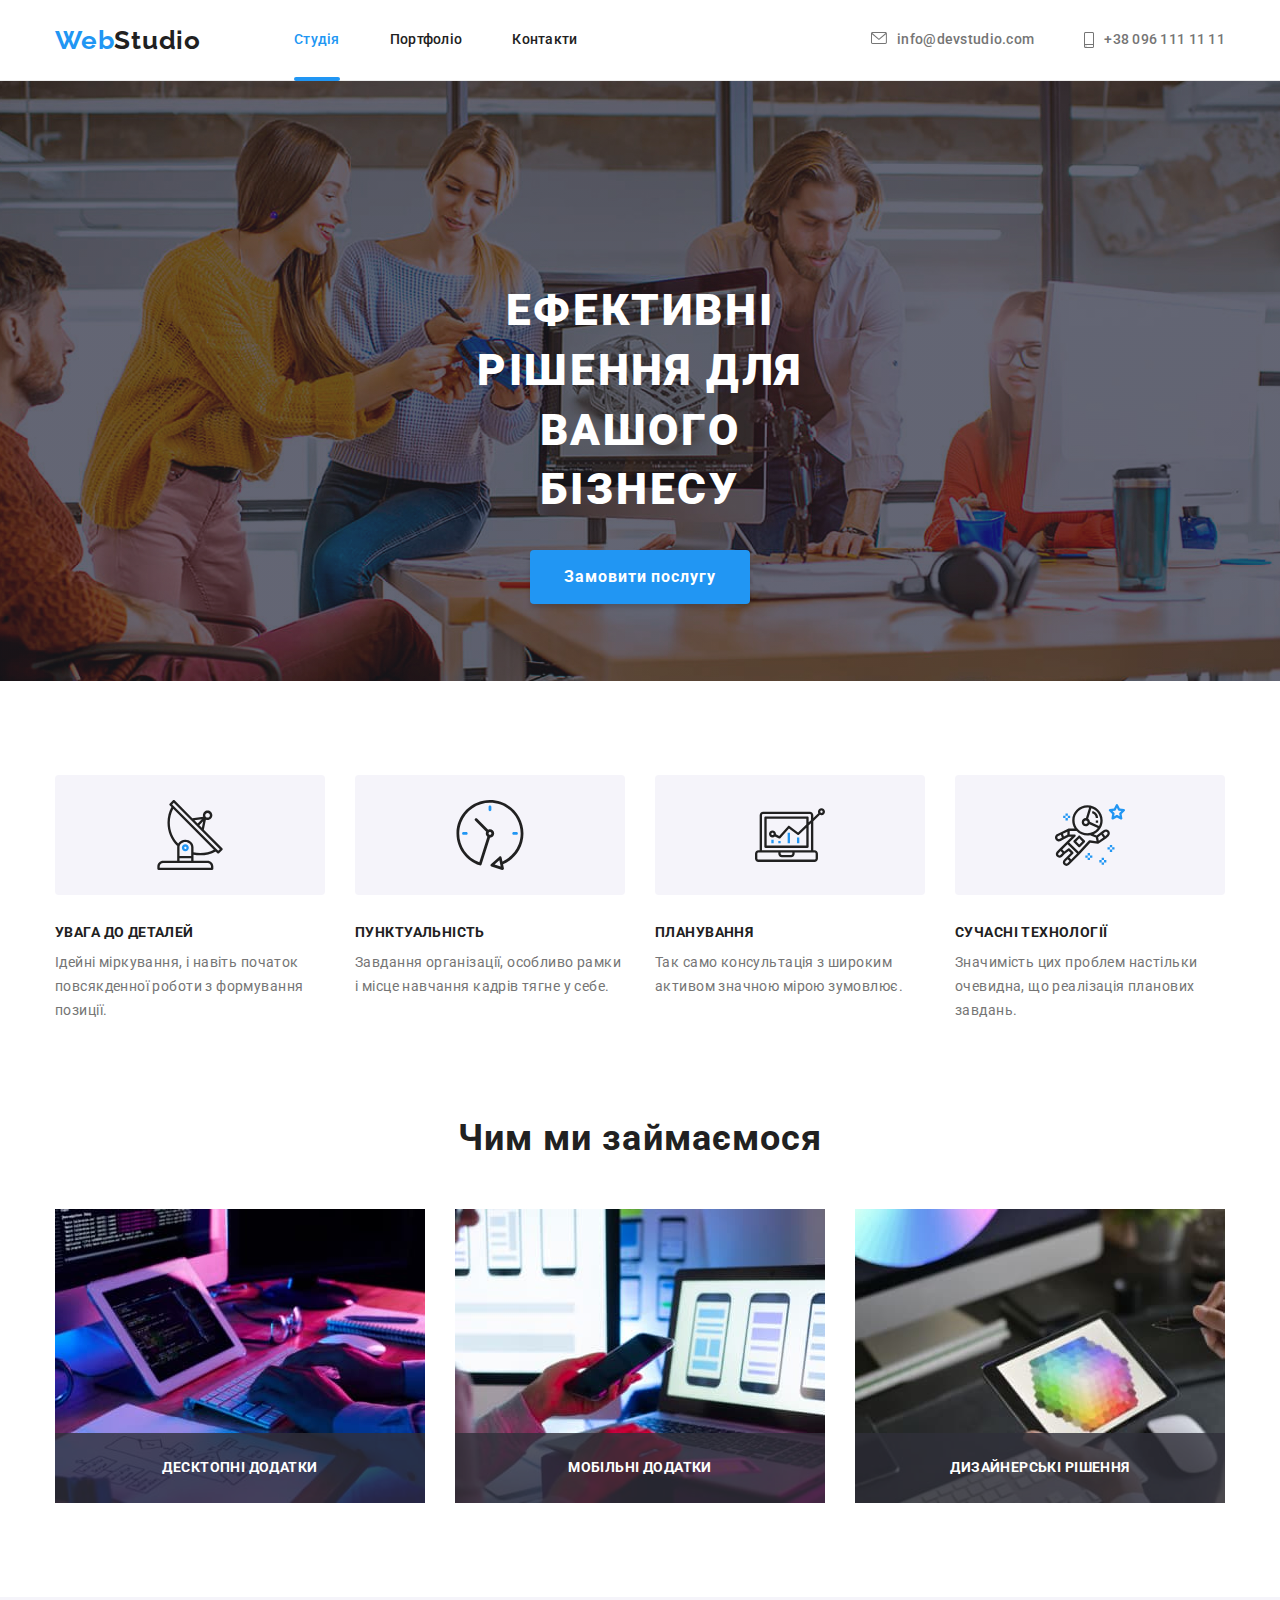
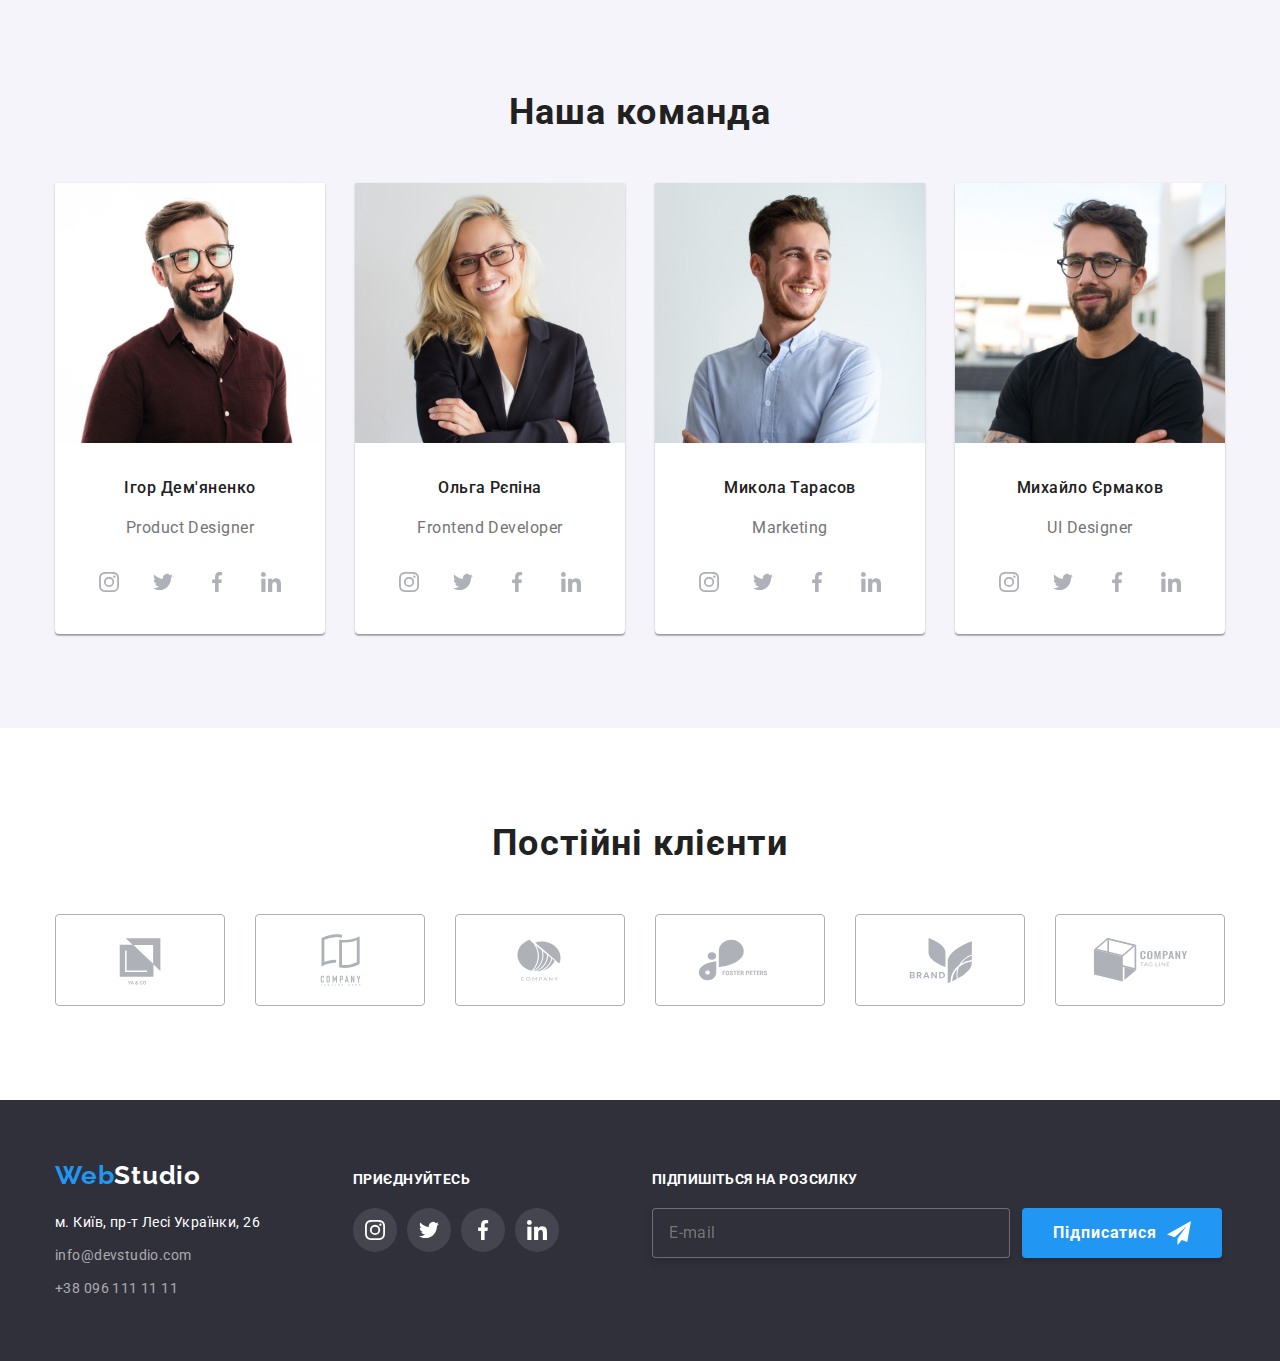
<file: index.html>
<!DOCTYPE html>
<html lang="uk">
  <head>
    <meta charset="UTF-8" />
    <meta http-equiv="X-UA-Compatible" content="IE=edge" />
    <meta name="viewport" content="width=device-width, initial-scale=1.0" />
    <title>WebStudio</title>
    <link rel="preconnect" href="https://fonts.googleapis.com" />
    <link rel="preconnect" href="https://fonts.gstatic.com" crossorigin />
    <link
      href="https://fonts.googleapis.com/css2?family=Raleway:wght@700&family=Roboto:wght@400;500;700;900&display=swap"
      rel="stylesheet"
    />
    <link
      rel="stylesheet"
      href="https://cdnjs.cloudflare.com/ajax/libs/modern-normalize/1.1.0/modern-normalize.min.css"
    />
    <link rel="stylesheet" href="./css/main.min.css" />
    <!-- <link rel="stylesheet" href="./css/styles.css" /> -->
  </head>
  <body>
    <header class="header">
      <div class="container">
        <div class="header-flex">
          <a class="header-flex__link-logo" href="./index.html"
            >Web<span class="header-flex__span-logo">Studio</span></a
          >
          <nav class="navigation">
            <ul class="navigation-list list">
              <li class="navigation-list__item">
                <a
                  class="navigation-list__link navigation-list__link--current"
                  href="./index.html"
                  >Студія</a
                >
              </li>
              <li class="navigation-list__item">
                <a class="navigation-list__link" href="./portfolio.html"
                  >Портфоліо</a
                >
              </li>
              <li class="navigation-list__item">
                <a class="navigation-list__link" href="">Контакти</a>
              </li>
            </ul>
          </nav>

          <ul class="address-nav list">
            <li class="address-nav__item">
              <a class="address-nav__link" href="mailto:info@devstudio.com">
                <svg class="address-nav__icon" width="16" height="12">
                  <use href="./images/icons.svg#icon-mail"></use>
                </svg>
                info@devstudio.com
              </a>
            </li>
            <li class="address-nav__item">
              <a class="address-nav__link" href="tel:+380961111111">
                <svg class="address-nav__icon" width="10" height="16">
                  <use href="./images/icons.svg#icon-smartphone"></use>
                </svg>
                +38 096 111 11 11
              </a>
            </li>
          </ul>
        </div>
      </div>
    </header>

    <main>
      <section class="hero">
        <h1 class="hero__title">Ефективні рішення для вашого бізнесу</h1>
        <button data-modal-open class="hero__button" type="button">
          Замовити послугу
        </button>
      </section>

      <section class="features section">
        <div class="container">
          <ul class="features__list list">
            <li class="features__item features__item--icon-antenna">
              <h3 class="features__title">УВАГА ДО ДЕТАЛЕЙ</h3>
              <p>
                Ідейні міркування, і навіть початок повсякденної роботи з
                формування позиції.
              </p>
            </li>
            <li class="features__item features__item--icon-clock">
              <h3 class="features__title">ПУНКТУАЛЬНІСТЬ</h3>
              <p>
                Завдання організації, особливо рамки і місце навчання кадрів
                тягне у себе.
              </p>
            </li>
            <li class="features__item features__item--icon-diagram">
              <h3 class="features__title">ПЛАНУВАННЯ</h3>
              <p>
                Так само консультація з широким активом значною мірою зумовлює.
              </p>
            </li>
            <li class="features__item features__item--icon-astronaut">
              <h3 class="features__title">СУЧАСНІ ТЕХНОЛОГІЇ</h3>
              <p>
                Значимість цих проблем настільки очевидна, що реалізація
                планових завдань.
              </p>
            </li>
          </ul>
        </div>
      </section>

      <section class="about section">
        <div class="container">
          <h2 class="about__title">Чим ми займаємося</h2>
          <ul class="about__list list">
            <li class="about__item">
              <div class="about-thumb">
                <img
                  src="./images/about1.jpg"
                  alt="about1"
                  width="370"
                  height="294"
                />
                <div class="about-thumb__text">
                  <p>Десктопні додатки</p>
                </div>
              </div>
            </li>
            <li class="about__item">
              <div class="about-thumb">
                <img
                  src="./images/about2.jpg"
                  alt="about2"
                  width="370"
                  height="294"
                />
                <div class="about-thumb__text">
                  <p>Мобільні додатки</p>
                </div>
              </div>
            </li>
            <li class="about__item">
              <div class="about-thumb">
                <img
                  src="./images/about3.jpg"
                  alt="about3"
                  width="370"
                  height="294"
                />
                <div class="about-thumb__text">
                  <p>Дизайнерські рішення</p>
                </div>
              </div>
            </li>
          </ul>
        </div>
      </section>

      <section class="team section">
        <div class="container">
          <h2 class="team__title">Наша команда</h2>
          <ul class="team-list list">
            <li class="team-list__item">
              <img
                src="./images/team1.jpg"
                alt="team1"
                width="270"
                height="260"
              />
              <h3 class="team-list__title">Ігор Дем'яненко</h3>
              <p class="team-list__text" lang="en">Product Designer</p>
              <ul class="social-icons list">
                <li class="social-icons__item">
                  <a class="social-icons__link" href="">
                    <svg class="social-icons__icon">
                      <use href="./images/icons.svg#icon-instagram"></use>
                    </svg>
                  </a>
                </li>
                <li class="social-icons__item">
                  <a class="social-icons__link" href="">
                    <svg class="social-icons__icon">
                      <use href="./images/icons.svg#icon-twitter"></use>
                    </svg>
                  </a>
                </li>
                <li class="social-icons__item">
                  <a class="social-icons__link" href="">
                    <svg class="social-icons__icon">
                      <use href="./images/icons.svg#icon-facebook"></use>
                    </svg>
                  </a>
                </li>
                <li class="social-icons__item">
                  <a class="social-icons__link" href="">
                    <svg class="social-icons__icon">
                      <use href="./images/icons.svg#icon-linkedin"></use>
                    </svg>
                  </a>
                </li>
              </ul>
            </li>
            <li class="team-list__item">
              <img
                src="./images/team2.jpg"
                alt="team2"
                width="270"
                height="260"
              />
              <h3 class="team-list__title">Ольга Рєпіна</h3>
              <p class="team-list__text" lang="en">Frontend Developer</p>
              <ul class="social-icons list">
                <li class="social-icons__item">
                  <a class="social-icons__link" href="">
                    <svg class="social-icons__icon">
                      <use href="./images/icons.svg#icon-instagram"></use>
                    </svg>
                  </a>
                </li>
                <li class="social-icons__item">
                  <a class="social-icons__link" href="">
                    <svg class="social-icons__icon">
                      <use href="./images/icons.svg#icon-twitter"></use>
                    </svg>
                  </a>
                </li>
                <li class="social-icons__item">
                  <a class="social-icons__link" href="">
                    <svg class="social-icons__icon">
                      <use href="./images/icons.svg#icon-facebook"></use>
                    </svg>
                  </a>
                </li>
                <li class="social-icons__item">
                  <a class="social-icons__link" href="">
                    <svg class="social-icons__icon">
                      <use href="./images/icons.svg#icon-linkedin"></use>
                    </svg>
                  </a>
                </li>
              </ul>
            </li>
            <li class="team-list__item">
              <img
                src="./images/team3.jpg"
                alt="team3"
                width="270"
                height="260"
              />
              <h3 class="team-list__title">Микола Тарасов</h3>
              <p class="team-list__text" lang="en">Marketing</p>
              <ul class="social-icons list">
                <li class="social-icons__item">
                  <a class="social-icons__link" href="">
                    <svg class="social-icons__icon">
                      <use href="./images/icons.svg#icon-instagram"></use>
                    </svg>
                  </a>
                </li>
                <li class="social-icons__item">
                  <a class="social-icons__link" href="">
                    <svg class="social-icons__icon">
                      <use href="./images/icons.svg#icon-twitter"></use>
                    </svg>
                  </a>
                </li>
                <li class="social-icons__item">
                  <a class="social-icons__link" href="">
                    <svg class="social-icons__icon">
                      <use href="./images/icons.svg#icon-facebook"></use>
                    </svg>
                  </a>
                </li>
                <li class="social-icons__item">
                  <a class="social-icons__link" href="">
                    <svg class="social-icons__icon">
                      <use href="./images/icons.svg#icon-linkedin"></use>
                    </svg>
                  </a>
                </li>
              </ul>
            </li>
            <li class="team-list__item">
              <img
                src="./images/team4.jpg"
                alt="team4"
                width="270"
                height="260"
              />
              <h3 class="team-list__title">Михайло Єрмаков</h3>
              <p class="team-list__text" lang="en">UI Designer</p>
              <ul class="social-icons list">
                <li class="social-icons__item">
                  <a class="social-icons__link" href="">
                    <svg class="social-icons__icon">
                      <use href="./images/icons.svg#icon-instagram"></use>
                    </svg>
                  </a>
                </li>
                <li class="social-icons__item">
                  <a class="social-icons__link" href="">
                    <svg class="social-icons__icon">
                      <use href="./images/icons.svg#icon-twitter"></use>
                    </svg>
                  </a>
                </li>
                <li class="social-icons__item">
                  <a class="social-icons__link" href="">
                    <svg class="social-icons__icon">
                      <use href="./images/icons.svg#icon-facebook"></use>
                    </svg>
                  </a>
                </li>
                <li class="social-icons__item">
                  <a class="social-icons__link" href="">
                    <svg class="social-icons__icon">
                      <use href="./images/icons.svg#icon-linkedin"></use>
                    </svg>
                  </a>
                </li>
              </ul>
            </li>
          </ul>
        </div>
      </section>

      <section class="clients section">
        <div class="container">
          <h2 class="clients__title">Постійні клієнти</h2>
          <ul class="clients-list list">
            <li class="clients-list__item">
              <a class="clients-list__link" href="">
                <svg class="clients-list__icon">
                  <use href="./images/icons.svg#icon-client-1"></use>
                </svg>
              </a>
            </li>
            <li class="clients-list__item">
              <a class="clients-list__link" href="">
                <svg class="clients-list__icon">
                  <use href="./images/icons.svg#icon-client-2"></use>
                </svg>
              </a>
            </li>
            <li class="clients-list__item">
              <a class="clients-list__link" href="">
                <svg class="clients-list__icon">
                  <use href="./images/icons.svg#icon-client-3"></use>
                </svg>
              </a>
            </li>
            <li class="clients-list__item">
              <a class="clients-list__link" href="">
                <svg class="clients-list__icon">
                  <use href="./images/icons.svg#icon-client-4"></use>
                </svg>
              </a>
            </li>
            <li class="clients-list__item">
              <a class="clients-list__link" href="">
                <svg class="clients-list__icon">
                  <use href="./images/icons.svg#icon-client-5"></use>
                </svg>
              </a>
            </li>
            <li class="clients-list__item">
              <a class="clients-list__link" href="">
                <svg class="clients-list__icon">
                  <use href="./images/icons.svg#icon-client-6"></use>
                </svg>
              </a>
            </li>
          </ul>
        </div>
      </section>
    </main>

    <footer class="footer">
      <div class="container">
        <div class="firstline">
          <a class="firstline__link-logo" href="./index.html"
            >Web<span class="firstline__span-logo">Studio</span></a
          >

          <address>
            <ul class="address list">
              <li>
                <a
                  class="address__link-map"
                  href="https://goo.gl/maps/NC1zKb1JeW3Aia6b8"
                  target="_blank"
                  rel="noreferrer noopener"
                  >м. Київ, пр-т Лесі Українки, 26</a
                >
              </li>
              <li class="address__item">
                <a class="address__link-mail" href="mailto:info@devstudio.com"
                  >info@devstudio.com</a
                >
              </li>
              <li>
                <a class="address__link-tel" href="tel:+380961111111"
                  >+38 096 111 11 11</a
                >
              </li>
            </ul>
          </address>
        </div>

        <div class="secondline">
          <h3 class="secondline__title">приєднуйтесь</h3>
          <ul class="join-list list">
            <li class="join-list__item">
              <a class="join-list__link" href="#">
                <svg class="join-list__icon" width="20" height="20">
                  <use href="./images/icons.svg#icon-instagram"></use>
                </svg>
              </a>
            </li>
            <li class="join-list__item">
              <a class="join-list__link" href="#">
                <svg class="join-list__icon" width="20" height="20">
                  <use href="./images/icons.svg#icon-twitter"></use>
                </svg>
              </a>
            </li>
            <li class="join-list__item">
              <a class="join-list__link" href="#">
                <svg class="join-list__icon" width="20" height="20">
                  <use href="./images/icons.svg#icon-facebook"></use>
                </svg>
              </a>
            </li>
            <li class="join-list__item">
              <a class="join-list__link" href="#">
                <svg class="join-list__icon" width="20" height="20">
                  <use href="./images/icons.svg#icon-linkedin"></use>
                </svg>
              </a>
            </li>
          </ul>
        </div>

        <div class="thirdline">
          <h3 class="thirdline__title">Підпишіться на розсилку</h3>
          <form name="form-subscribe" class="form-subscribe">
            <label class="form-subscribe__label">
              <input
                name="subscribe-email"
                type="email"
                placeholder="E-mail"
                class="form-subscribe__input"
              />
              <button type="submit" class="form-subscribe__button">
                Підписатися
                <svg class="form-subscribe__icon" width="24" height="24">
                  <use href="./images/icons.svg#icon-telegram"></use>
                </svg>
              </button>
            </label>
          </form>
        </div>
      </div>
    </footer>

    <div data-modal class="backdrop is-hidden">
      <div class="modal">
        <button data-modal-close class="modal__button">
          <svg class="modal__icon" width="18" height="18">
            <use href="./images/icons.svg#icon-close"></use>
          </svg>
        </button>

        <form name="form-buy" class="modal-form">
          <p class="modal-form__text">Залиште свої дані, ми вам передзвонимо</p>
          <div class="form-field">
            <label for="user-name" class="form-field__label">Ім'я</label>
            <input
              name="user-name"
              id="user-name"
              type="text"
              class="form-field__input"
            />
            <svg class="form-field__icon">
              <use href="./images/icons.svg#icon-name"></use>
            </svg>
          </div>

          <div class="form-field">
            <label for="user-tel" class="form-field__label">Телефон</label>
            <input
              name="user-tel"
              id="user-tel"
              type="tel"
              class="form-field__input"
            />
            <svg class="form-field__icon">
              <use href="./images/icons.svg#icon-tel"></use>
            </svg>
          </div>

          <div class="form-field">
            <label for="user-email" class="form-field__label">Пошта</label>
            <input
              name="user-email"
              id="user-email"
              type="email"
              class="form-field__input"
            />
            <svg class="form-field__icon">
              <use href="./images/icons.svg#icon-email"></use>
            </svg>
          </div>

          <label for="user-text" class="form-field__label">Коментар</label>
          <textarea
            name="user-text"
            id="user-text"
            placeholder="Введіть текст"
            class="modal-textarea"
          ></textarea>

          <label class="policy-label">
            <input
              type="checkbox"
              name="modal-checkbox"
              class="policy-label__input"
            />
            <svg class="policy-label__icon">
              <use href="./images/icons.svg#icon-check"></use>
            </svg>
            Погоджуюся з розсилкою та приймаю
            <a class="policy-label__link" href="">Умови договору</a>
          </label>

          <button type="submit" class="form-button">Відправити</button>
        </form>
      </div>
    </div>
    <script src="./js/modal.js"></script>
  </body>
</html>
</file>
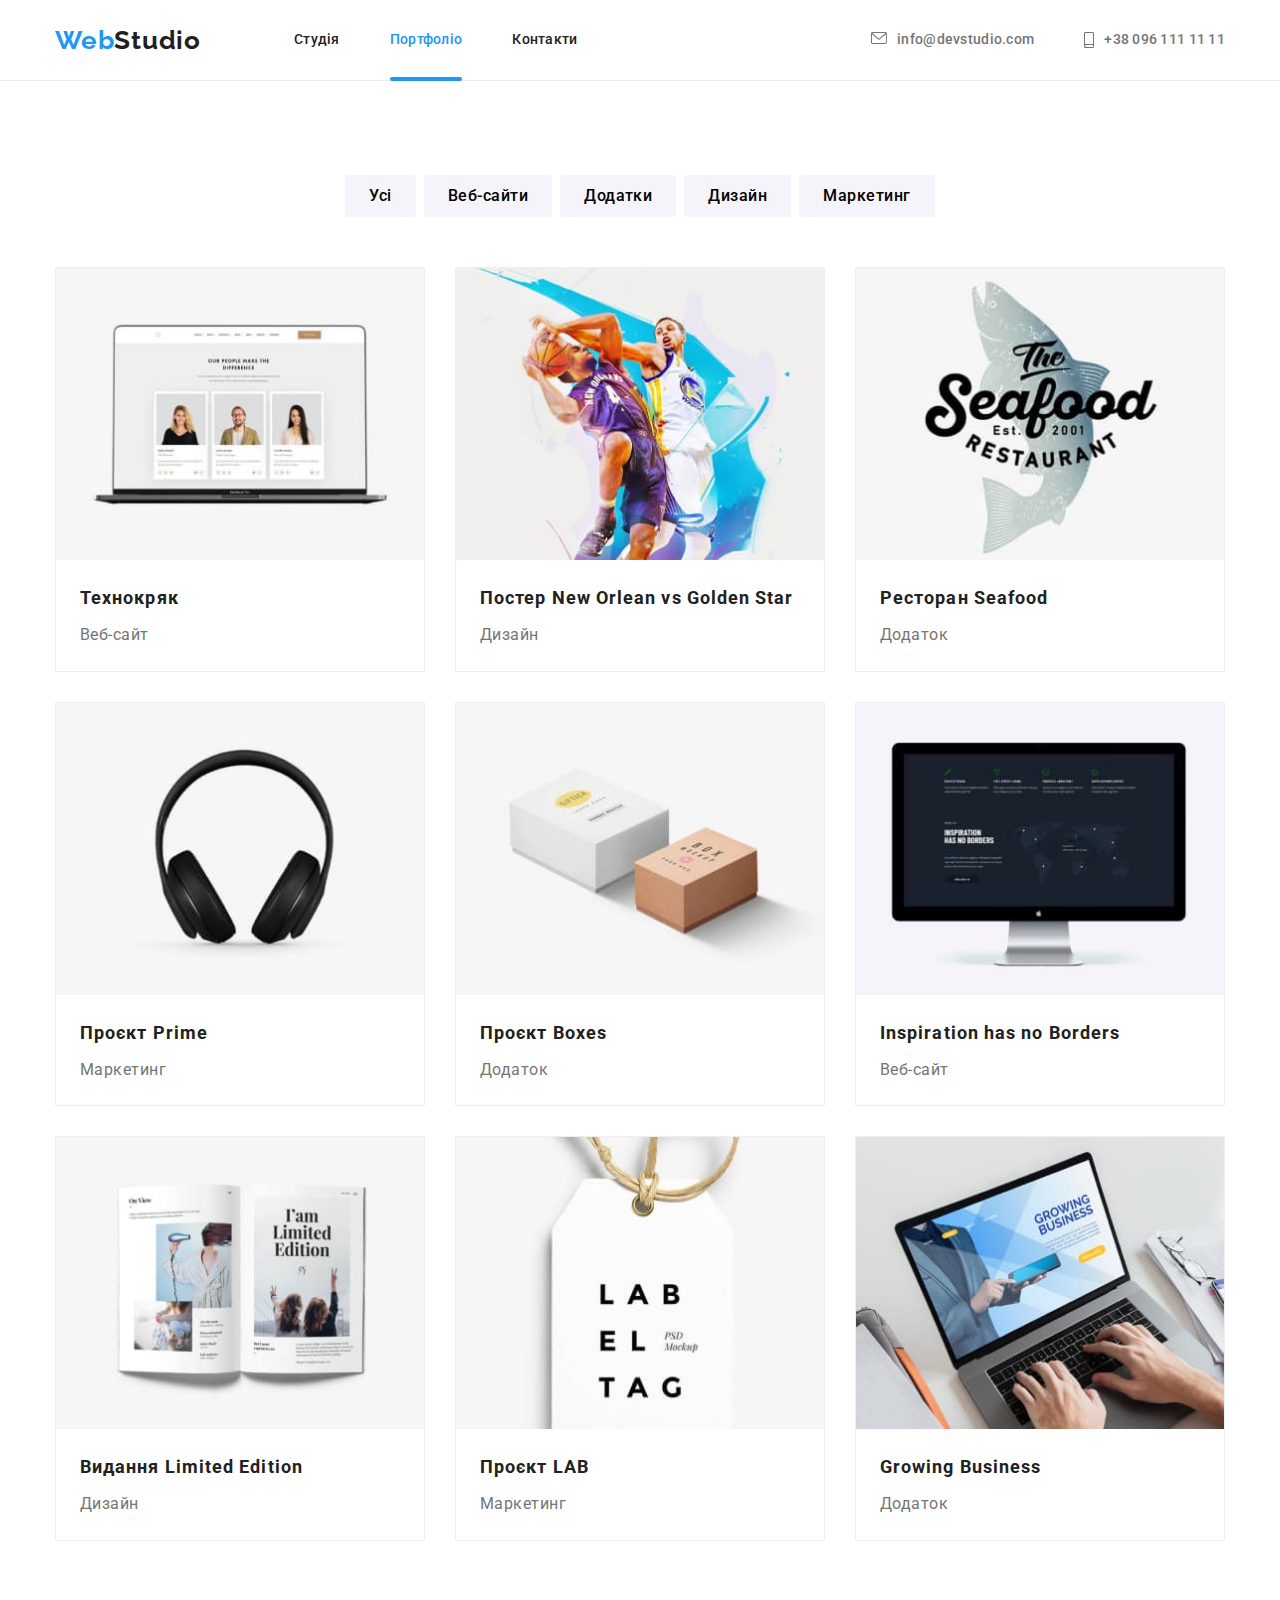
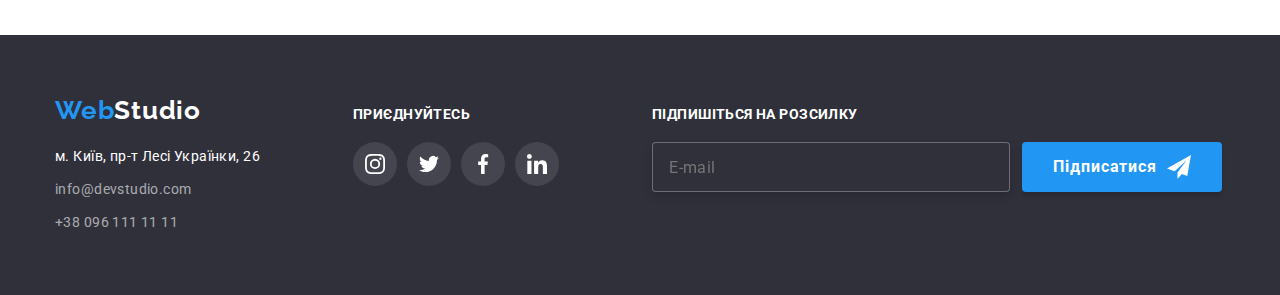
<file: portfolio.html>
<!DOCTYPE html>
<html lang="uk">
  <head>
    <meta charset="UTF-8" />
    <meta http-equiv="X-UA-Compatible" content="IE=edge" />
    <meta name="viewport" content="width=device-width, initial-scale=1.0" />
    <title>Portfolio</title>
    <link rel="preconnect" href="https://fonts.googleapis.com" />
    <link rel="preconnect" href="https://fonts.gstatic.com" crossorigin />
    <link
      href="https://fonts.googleapis.com/css2?family=Raleway:wght@700&family=Roboto:wght@400;500;700;900&display=swap"
      rel="stylesheet"
    />
    <link
      rel="stylesheet"
      href="https://cdnjs.cloudflare.com/ajax/libs/modern-normalize/1.1.0/modern-normalize.min.css"
    />
    <link rel="stylesheet" href="./css/main.min.css" />
    <!-- <link rel="stylesheet" href="./css/styles.css" /> -->
  </head>
  <body>
    <header class="header">
      <div class="container">
        <div class="header-flex">
          <a class="header-flex__link-logo" href="./index.html"
            >Web<span class="header-flex__span-logo">Studio</span></a
          >
          <nav class="navigation">
            <ul class="navigation-list list">
              <li class="navigation-list__item">
                <a class="navigation-list__link" href="./index.html">Студія</a>
              </li>
              <li class="navigation-list__item">
                <a
                  class="navigation-list__link navigation-list__link--current"
                  href="./portfolio.html"
                  >Портфоліо</a
                >
              </li>
              <li class="navigation-list__item">
                <a class="navigation-list__link" href="">Контакти</a>
              </li>
            </ul>
          </nav>

          <ul class="address-nav list">
            <li class="address-nav__item">
              <a class="address-nav__link" href="mailto:info@devstudio.com">
                <svg class="address-nav__icon" width="16" height="12">
                  <use href="./images/icons.svg#icon-mail"></use>
                </svg>
                info@devstudio.com
              </a>
            </li>
            <li class="address-nav__item">
              <a class="address-nav__link" href="tel:+380961111111">
                <svg class="address-nav__icon" width="10" height="16">
                  <use href="./images/icons.svg#icon-smartphone"></use>
                </svg>
                +38 096 111 11 11
              </a>
            </li>
          </ul>
        </div>
      </div>
    </header>

    <main class="main-portfolio">
      <section>
        <div class="container">
          <h1 class="visually-hidden">Навігація портфоліо</h1>
          <ul class="buttons-list list">
            <li class="buttons-list__item">
              <button class="buttons-list__button" type="button">Усі</button>
            </li>
            <li class="buttons-list__item">
              <button class="buttons-list__button" type="button">
                Веб-сайти
              </button>
            </li>
            <li class="buttons-list__item">
              <button class="buttons-list__button" type="button">
                Додатки
              </button>
            </li>
            <li class="buttons-list__item">
              <button class="buttons-list__button" type="button">Дизайн</button>
            </li>
            <li class="buttons-list__item">
              <button class="buttons-list__button" type="button">
                Маркетинг
              </button>
            </li>
          </ul>
        </div>
      </section>

      <section class="cards section">
        <div class="container">
          <ul class="flex-list list">
            <li class="flex-list__item">
              <a class="flex-list__link" href="">
                <div class="product-thumb">
                  <img
                    src="./images/portfolio/project1.jpg"
                    alt="project1"
                    width="370"
                    height="294"
                  />
                  <p class="product-thumb__text">
                    Ресурс пропонує комплексні пропозиції з різним рівнем
                    функціоналу та сервісів. Все це дозволить відвідувачу
                    отримати вичерпні відомості про компанію чи приватну особу.
                  </p>
                </div>
                <h2 class="flex-list__title">Технокряк</h2>
                <p class="flex-list__text">Веб-сайт</p>
              </a>
            </li>
            <li class="flex-list__item">
              <a class="flex-list__link" href="">
                <div class="product-thumb">
                  <img
                    src="./images/portfolio/project2.jpg"
                    alt="project2"
                    width="370"
                    height="294"
                  />
                  <p class="product-thumb__text">
                    Ресурс пропонує комплексні пропозиції з різним рівнем
                    функціоналу та сервісів. Все це дозволить відвідувачу
                    отримати вичерпні відомості про компанію чи приватну особу.
                  </p>
                </div>
                <h2 class="flex-list__title">
                  Постер New Orlean vs Golden Star
                </h2>
                <p class="flex-list__text">Дизайн</p>
              </a>
            </li>
            <li class="flex-list__item">
              <a class="flex-list__link" href="">
                <div class="product-thumb">
                  <img
                    src="./images/portfolio/project3.jpg"
                    alt="project3"
                    width="370"
                    height="294"
                  />
                  <p class="product-thumb__text">
                    Ресурс пропонує комплексні пропозиції з різним рівнем
                    функціоналу та сервісів. Все це дозволить відвідувачу
                    отримати вичерпні відомості про компанію чи приватну особу.
                  </p>
                </div>
                <h2 class="flex-list__title">Ресторан Seafood</h2>
                <p class="flex-list__text">Додаток</p>
              </a>
            </li>
            <li class="flex-list__item">
              <a class="flex-list__link" href="">
                <div class="product-thumb">
                  <img
                    src="./images/portfolio/project4.jpg"
                    alt="project4"
                    width="370"
                    height="294"
                  />
                  <p class="product-thumb__text">
                    Ресурс пропонує комплексні пропозиції з різним рівнем
                    функціоналу та сервісів. Все це дозволить відвідувачу
                    отримати вичерпні відомості про компанію чи приватну особу.
                  </p>
                </div>
                <h2 class="flex-list__title">Проєкт Prime</h2>
                <p class="flex-list__text">Маркетинг</p>
              </a>
            </li>
            <li class="flex-list__item">
              <a class="flex-list__link" href="">
                <div class="product-thumb">
                  <img
                    src="./images/portfolio/project5.jpg"
                    alt="project5"
                    width="370"
                    height="294"
                  />
                  <p class="product-thumb__text">
                    Ресурс пропонує комплексні пропозиції з різним рівнем
                    функціоналу та сервісів. Все це дозволить відвідувачу
                    отримати вичерпні відомості про компанію чи приватну особу.
                  </p>
                </div>
                <h2 class="flex-list__title">Проєкт Boxes</h2>
                <p class="flex-list__text">Додаток</p>
              </a>
            </li>
            <li class="flex-list__item">
              <a class="flex-list__link" href="">
                <div class="product-thumb">
                  <img
                    src="./images/portfolio/project6.jpg"
                    alt="project6"
                    width="370"
                    height="294"
                  />
                  <p class="product-thumb__text">
                    Ресурс пропонує комплексні пропозиції з різним рівнем
                    функціоналу та сервісів. Все це дозволить відвідувачу
                    отримати вичерпні відомості про компанію чи приватну особу.
                  </p>
                </div>
                <h2 class="flex-list__title">Inspiration has no Borders</h2>
                <p class="flex-list__text">Веб-сайт</p>
              </a>
            </li>
            <li class="flex-list__item">
              <a class="flex-list__link" href="">
                <div class="product-thumb">
                  <img
                    src="./images/portfolio/project7.jpg"
                    alt="project7"
                    width="370"
                    height="294"
                  />
                  <p class="product-thumb__text">
                    Ресурс пропонує комплексні пропозиції з різним рівнем
                    функціоналу та сервісів. Все це дозволить відвідувачу
                    отримати вичерпні відомості про компанію чи приватну особу.
                  </p>
                </div>
                <h2 class="flex-list__title">Видання Limited Edition</h2>
                <p class="flex-list__text">Дизайн</p>
              </a>
            </li>
            <li class="flex-list__item">
              <a class="flex-list__link" href="">
                <div class="product-thumb">
                  <img
                    src="./images/portfolio/project8.jpg"
                    alt="project8"
                    width="370"
                    height="294"
                  />
                  <p class="product-thumb__text">
                    Ресурс пропонує комплексні пропозиції з різним рівнем
                    функціоналу та сервісів. Все це дозволить відвідувачу
                    отримати вичерпні відомості про компанію чи приватну особу.
                  </p>
                </div>
                <h2 class="flex-list__title">Проєкт LAB</h2>
                <p class="flex-list__text">Маркетинг</p>
              </a>
            </li>
            <li class="flex-list__item">
              <a class="flex-list__link" href="">
                <div class="product-thumb">
                  <img
                    src="./images/portfolio/project9.jpg"
                    alt="project9"
                    width="370"
                    height="294"
                  />
                  <p class="product-thumb__text">
                    Ресурс пропонує комплексні пропозиції з різним рівнем
                    функціоналу та сервісів. Все це дозволить відвідувачу
                    отримати вичерпні відомості про компанію чи приватну особу.
                  </p>
                </div>
                <h2 class="flex-list__title">Growing Business</h2>
                <p class="flex-list__text">Додаток</p>
              </a>
            </li>
          </ul>
        </div>
      </section>
    </main>

    <footer class="footer">
      <div class="container">
        <div class="firstline">
          <a class="firstline__link-logo" href="./index.html"
            >Web<span class="firstline__span-logo">Studio</span></a
          >

          <address>
            <ul class="address list">
              <li>
                <a
                  class="address__link-map"
                  href="https://goo.gl/maps/NC1zKb1JeW3Aia6b8"
                  target="_blank"
                  rel="noreferrer noopener"
                  >м. Київ, пр-т Лесі Українки, 26</a
                >
              </li>
              <li class="address__item">
                <a class="address__link-mail" href="mailto:info@devstudio.com"
                  >info@devstudio.com</a
                >
              </li>
              <li>
                <a class="address__link-tel" href="tel:+380961111111"
                  >+38 096 111 11 11</a
                >
              </li>
            </ul>
          </address>
        </div>

        <div class="secondline">
          <h3 class="secondline__title">приєднуйтесь</h3>
          <ul class="join-list list">
            <li class="join-list__item">
              <a class="join-list__link" href="#">
                <svg class="join-list__icon" width="20" height="20">
                  <use href="./images/icons.svg#icon-instagram"></use>
                </svg>
              </a>
            </li>
            <li class="join-list__item">
              <a class="join-list__link" href="#">
                <svg class="join-list__icon" width="20" height="20">
                  <use href="./images/icons.svg#icon-twitter"></use>
                </svg>
              </a>
            </li>
            <li class="join-list__item">
              <a class="join-list__link" href="#">
                <svg class="join-list__icon" width="20" height="20">
                  <use href="./images/icons.svg#icon-facebook"></use>
                </svg>
              </a>
            </li>
            <li class="join-list__item">
              <a class="join-list__link" href="#">
                <svg class="join-list__icon" width="20" height="20">
                  <use href="./images/icons.svg#icon-linkedin"></use>
                </svg>
              </a>
            </li>
          </ul>
        </div>

        <div class="thirdline">
          <h3 class="thirdline__title">Підпишіться на розсилку</h3>
          <form name="form-subscribe" class="form-subscribe">
            <label class="form-subscribe__label">
              <input
                name="subscribe-email"
                type="email"
                placeholder="E-mail"
                class="form-subscribe__input"
              />
              <button type="submit" class="form-subscribe__button">
                Підписатися
                <svg class="form-subscribe__icon" width="24" height="24">
                  <use href="./images/icons.svg#icon-telegram"></use>
                </svg>
              </button>
            </label>
          </form>
        </div>
      </div>
    </footer>
  </body>
</html>
</file>
<file: css/styles.css>
:root {
  --primary-text-color: #757575;
  --secondary-text-color: #212121;
  --accent-color: #2196f3;
  --primary-bg-color: #2f303a;
  --clients-icon-color: #afb1b8;
}
/* цвет основного текста #757575; */
/* вторичный цвет текста #212121; */
/* белый цвет #FFFFFF; */
/* акцент background: #2196F3; */
/* цвет фона background: #2F303A; */
/* цвет фона background: #F5F5F5; */
/* transparent - безцветная */

body {
  color: var(--primary-text-color);
  font-family: "Roboto", sans-serif;
}

h1,
h2,
h3,
p {
  margin-top: 0;
  margin-bottom: 0;
}

img {
  display: block;
  width: 100%;
  height: auto;
}

.visually-hidden {
  position: absolute;
  white-space: nowrap;
  width: 1px;
  height: 1px;
  overflow: hidden;
  border: 0;
  padding: 0;
  clip: rect(0 0 0 0);
  clip-path: inset(50%);
  margin: -1px;
}

/*  class container может оборачивать как всю страницу так и секции и div */
.container {
  width: 1200px;
  padding-left: 15px;
  padding-right: 15px;
  margin-left: auto;
  margin-right: auto;
}

/* если ширина контейнера увеличиться, ширина элемента подстроиться авто */
/* .flex-element {
  width: calc((100% - 60px) / 3);
  margin-right: 30px;
  margin-bottom: 30px;
} */

/* Если есть фон - этот вариант
.flex-element {
  width: 370px;
  margin-right: 30px;
  margin-bottom: 30px;
} */

/* .flex-element:nth-child(3n) {
  margin-right: 0;
}

.flex-element:nth-last-child(-n + 3){
  margin-bottom: 0;
} */

.section {
  padding-top: 0;
  padding-bottom: 94px;
}

/* убирает точки в списке - list-style, margin padding - убирают отступы по умолчанию у браузера  */
.list {
  margin: 0;
  padding: 0;
  list-style: none;
}

/* убирает подчеркивание ссылки text-decoration: none */
/* text-decoration: none | underline | line-through | overline */

/* Header */

.header {
  border-bottom: 1px solid #ececec;
  margin-left: auto;
  margin-right: auto;
}

.header-flex {
  display: flex;
  align-items: center;
}

/* стиль лого WebStudio */
.header-flex__link-logo {
  font-family: "Raleway", cursive;
  font-weight: 700;
  font-size: 26px;
  line-height: 1.19;
  letter-spacing: 0.03em;
  text-decoration: none;
  color: var(--accent-color);
}

.header-flex__span-logo {
  color: #212121;
}

/* навигация header */
.navigation {
  font-weight: 500;
  font-size: 14px;
  line-height: 1.14;
  letter-spacing: 0.02em;
  color: var(--secondary-text-color);
}

/* .nav-list {
  display: flex;
  margin-left: 93px;
} */

.navigation-list {
  display: flex;
  margin-left: 93px;
}
/* Вариант 1 */
/* .nav-link .item {
  margin-right: 50px;
}

.nav-link .item:last-child {
  margin-right: 0;
} */

/* Вариант 2 */
/* .nav-list .item:not(:last-child) {
  margin-right: 50px;
} */

.navigation-list__item:not(:last-child) {
  margin-right: 50px;
}

/* .item-link {
  position: relative;
  text-decoration: none;
  font-weight: 500;
  line-height: 1.14;
  letter-spacing: 0.02em;
  display: block;
  padding-top: 32px;
  padding-bottom: 32px;

  color: var(--secondary-text-color);
  transition: color 250ms cubic-bezier(0.4, 0, 0.2, 1);
} */
.navigation-list__link {
  position: relative;
  text-decoration: none;
  font-weight: 500;
  line-height: 1.14;
  letter-spacing: 0.02em;
  display: block;
  padding-top: 32px;
  padding-bottom: 32px;

  color: var(--secondary-text-color);
  transition: color 250ms cubic-bezier(0.4, 0, 0.2, 1);
}

/* .item-link:hover,
.item-link:focus {
  color: var(--accent-color);
} */
.navigation-list__link:hover,
.navigation-list__link:focus {
  color: var(--accent-color);
}

/* .navigation-list__link.current {
  color: var(--accent-color);
} */
.navigation-list__link.navigation-list__link--current {
  color: var(--accent-color);
}

/* .item-link.current::after {
  content: "";
  position: absolute;
  bottom: -1px;
  left: 0;
  width: 100%;
  height: 4px;
  background-color: var(--accent-color);
  border-radius: 2px;
} */

.navigation-list__link.navigation-list__link--current::after {
  content: "";
  position: absolute;
  bottom: -1px;
  left: 0;
  width: 100%;
  height: 4px;
  background-color: var(--accent-color);
  border-radius: 2px;
}

.address-nav {
  display: flex;
  margin-left: auto;
  align-items: center;
}

/* .address-nav .links {
  display: flex;
  align-items: center;
} */
.address-nav__item {
  display: flex;
  align-items: center;
}

/* .address-nav .links:not(:last-child) {
  margin-right: 50px;
} */
.address-nav__item:not(:last-child) {
  margin-right: 50px;
}

/* .header .address-link {
  display: flex;
  font-weight: 500;
  font-size: 14px;
  line-height: 1.14;
  letter-spacing: 0.02em;
  color: var(--primary-text-color);
  text-decoration: none;
  list-style: none;
  padding-top: 32px;
  padding-bottom: 32px;

  transition: color 250ms cubic-bezier(0.4, 0, 0.2, 1);
} */
.address-nav__link {
  display: flex;
  font-weight: 500;
  font-size: 14px;
  line-height: 1.14;
  letter-spacing: 0.02em;
  color: var(--primary-text-color);
  text-decoration: none;
  list-style: none;
  padding-top: 32px;
  padding-bottom: 32px;

  transition: color 250ms cubic-bezier(0.4, 0, 0.2, 1);
}

/* .header .address-link:hover,
.header .address-link:focus {
  color: var(--accent-color);
} */
.address-nav__link:hover,
.address-nav__link:focus {
  color: var(--accent-color);
}

/* .address-link:hover .nav-icons,
.address-link:focus .nav-icons {
  fill: var(--accent-color);
} */
.address-nav__link:hover .address-nav__icon,
.address-nav__link:focus .address-nav__icon {
  fill: var(--accent-color);
}

/* .nav-icons {
  margin-right: 10px;
  fill: var(--primary-text-color);
} */

.address-nav__icon {
  margin-right: 10px;
  fill: var(--primary-text-color);
}

/* Main 1pg*/

/* Hero */
.hero {
  max-width: 1600px;
  height: 600px;
  margin-left: auto;
  margin-right: auto;
  padding-top: 200px;
  padding-bottom: 280px;
  padding-left: 452px;
  padding-right: 452px;
  text-align: center;

  background-image: linear-gradient(
      to right,
      rgba(47, 48, 58, 0.4),
      rgba(47, 48, 58, 0.4)
    ),
    url("../images/hero-img.jpg");
  background-color: #c4c4c4;
  background-repeat: no-repeat;
  background-position: center;
  background-size: cover;
}

.overlay {
}

/* .hero-title {
  margin-top: 0;
  margin-bottom: 30px;

  font-weight: 900;
  font-size: 44px;
  line-height: 1.36;
  letter-spacing: 0.06em;
  text-transform: uppercase;
  color: #ffffff;
} */

.hero__title {
  margin-top: 0;
  margin-bottom: 30px;

  font-weight: 900;
  font-size: 44px;
  line-height: 1.36;
  letter-spacing: 0.06em;
  text-transform: uppercase;
  color: #ffffff;
}

/* .button-hero {
  display: inline-block;
  padding: 10px 32px;

  font-weight: 700;
  font-size: 16px;
  line-height: 1.88;

  text-align: center;
  letter-spacing: 0.06em;
  color: #ffffff;
  background: var(--accent-color);
  box-shadow: 0px 4px 4px rgba(0, 0, 0, 0.15);
  border-radius: 4px;
  border-color: transparent;
  cursor: pointer;
} */

.hero__button {
  display: inline-block;
  padding: 10px 32px;

  font-weight: 700;
  font-size: 16px;
  line-height: 1.88;

  text-align: center;
  letter-spacing: 0.06em;
  color: #ffffff;
  background: var(--accent-color);
  box-shadow: 0px 4px 4px rgba(0, 0, 0, 0.15);
  border-radius: 4px;
  border-color: transparent;
  cursor: pointer;
}

/* .button-hero:active {
  background: #188ce8;
} */

.hero__button:active {
  background: #188ce8;
}

.features {
  padding-top: 94px;
  margin-left: auto;
  margin-right: auto;
}

/* .features-title {
  display: flex;
} */

/* .features .features-title {
  font-size: 14px;
  line-height: 1.71;
  letter-spacing: 0.03em;
  color: var(--primary-text-color);
} */
.features__list {
  display: flex;
  font-size: 14px;
  line-height: 1.71;
  letter-spacing: 0.03em;
  color: var(--primary-text-color);
}

/* .features-title .item {
  width: 270px;
  margin-right: 30px;
} */
.features__item {
  width: 270px;
  margin-right: 30px;
}

/* .features-title .item:nth-child(4n) {
  margin-right: 0;
} */
.features__item:nth-child(4n) {
  margin-right: 0;
}

/* .features-title .item::before {
  display: block;
  content: "";
  height: 120px;
  background-repeat: no-repeat;
  background-size: 70px 70px;
  background-position: center;
  background-color: #f5f4fa;
  border-radius: 4px;
  margin-bottom: 30px;
} */
.features__item::before {
  display: block;
  content: "";
  height: 120px;
  background-repeat: no-repeat;
  background-size: 70px 70px;
  background-position: center;
  background-color: #f5f4fa;
  border-radius: 4px;
  margin-bottom: 30px;
}

.features__item--icon-antenna::before {
  background-image: url(../images/antenna.svg);
}

/* .icon-clock::before {
  background-image: url(../images/clock.svg);
} */
.features__item--icon-clock::before {
  background-image: url(../images/clock.svg);
}

/* .icon-diagram::before {
  background-image: url(../images/diagram.svg);
} */
.features__item--icon-diagram::before {
  background-image: url(../images/diagram.svg);
}

/* .icon-astronaut::before {
  background-image: url(../images/astronaut.svg);
} */
.features__item--icon-astronaut::before {
  background-image: url(../images/astronaut.svg);
}

/* .features-title .features-header {
  font-weight: 700;
  font-size: 14px;
  line-height: 1.14;
  letter-spacing: 0.03em;
  text-transform: uppercase;
  color: var(--secondary-text-color);

  margin-bottom: 10px;
} */
.features__title {
  font-weight: 700;
  font-size: 14px;
  line-height: 1.14;
  letter-spacing: 0.03em;
  text-transform: uppercase;
  color: var(--secondary-text-color);

  margin-bottom: 10px;
}

/* .icon-antenna::before {
  background-image: url(../images/antenna.svg);
} */

.about {
  margin-left: auto;
  margin-right: auto;
}

/* .about .about-header {
  font-weight: 700;
  font-size: 36px;
  line-height: 1.17;
  text-align: center;
  letter-spacing: 0.03em;
  color: var(--secondary-text-color);

  margin-bottom: 50px;
} */
.about__title {
  font-weight: 700;
  font-size: 36px;
  line-height: 1.17;
  text-align: center;
  letter-spacing: 0.03em;
  color: var(--secondary-text-color);

  margin-bottom: 50px;
}

/* .about-content {
  display: flex;
} */
.about__list {
  display: flex;
}

/* .about-content .item {
  margin-right: 30px;
} */
.about__item {
  margin-right: 30px;
}

/* .about-content .item:nth-child(3n) {
  margin-right: 0;
} */
.about__item:nth-child(3n) {
  margin-right: 0;
}

.about-thumb {
  position: relative;
}

/* .about-thumb .text-thumb {
  position: absolute;
  left: 0;
  bottom: 0;
  width: 100%;
  height: 70px;

  display: flex;
  justify-content: center;
  align-items: center;

  font-weight: 700;
  font-size: 14px;
  line-height: 1.14;
  
  letter-spacing: 0.03em;
  text-transform: uppercase;
  background: rgba(47, 48, 58, 0.8);
  color: #ffffff;
} */

.about-thumb__text {
  position: absolute;
  left: 0;
  bottom: 0;
  width: 100%;
  height: 70px;

  display: flex;
  justify-content: center;
  align-items: center;

  font-weight: 700;
  font-size: 14px;
  line-height: 1.14;
  /* text-align: center; */
  letter-spacing: 0.03em;
  text-transform: uppercase;
  background: rgba(47, 48, 58, 0.8);
  color: #ffffff;
}

.team {
  background: #f5f4fa;
  margin-left: auto;
  margin-right: auto;
}

/* .team .team-header {
  font-weight: 700;
  font-size: 36px;
  line-height: 1.17;
  text-align: center;
  letter-spacing: 0.03em;
  color: var(--secondary-text-color);

  padding-top: 94px;
  margin-bottom: 50px;
} */
.team__title {
  font-weight: 700;
  font-size: 36px;
  line-height: 1.17;
  text-align: center;
  letter-spacing: 0.03em;
  color: var(--secondary-text-color);

  padding-top: 94px;
  margin-bottom: 50px;
}

/* .list-team {
  display: flex;

  font-size: 16px;
  line-height: 1.9;
  letter-spacing: 0.03em;
  color: var(--primary-text-color);

  text-align: center;
} */
.team-list {
  display: flex;

  font-size: 16px;
  line-height: 1.9;
  letter-spacing: 0.03em;
  color: var(--primary-text-color);

  text-align: center;
}

/* .list-team .item {
  margin-right: 30px;
  margin-left: 0;

  background: #ffffff;
  box-shadow: 0px 1px 3px rgba(0, 0, 0, 0.12), 0px 1px 1px rgba(0, 0, 0, 0.14),
    0px 2px 1px rgba(0, 0, 0, 0.2);
  border-radius: 0px 0px 4px 4px;
} */
.team-list__item {
  margin-right: 30px;
  margin-left: 0;

  background: #ffffff;
  box-shadow: 0px 1px 3px rgba(0, 0, 0, 0.12), 0px 1px 1px rgba(0, 0, 0, 0.14),
    0px 2px 1px rgba(0, 0, 0, 0.2);
  border-radius: 0px 0px 4px 4px;
}

/* .list-team .item:nth-child(4n) {
  margin-right: 0;
} */
.team-list__item:nth-child(4n) {
  margin-right: 0;
}

/* .list-team .team-member {
  font-weight: 500;
  font-size: 16px;
  line-height: 1.9;
  letter-spacing: 0.03em;
  color: var(--secondary-text-color);

  margin-top: 30px;
  margin-bottom: 10px;
} */
.team-list__title {
  font-weight: 500;
  font-size: 16px;
  line-height: 1.9;
  letter-spacing: 0.03em;
  color: var(--secondary-text-color);

  margin-top: 30px;
  margin-bottom: 10px;
}

/* .team-text {
  margin-bottom: 16px;
} */
.team-list__text {
  margin-bottom: 16px;
}

.social-icons {
  display: flex;
  justify-content: center;
  padding-bottom: 30px;
}

/* .social-icons .item-icon {
  width: 44px;
  height: 44px;
  margin-right: 10px;
  background-color: #ffffff;
  border-radius: 50%;

  transition: background-color 250ms cubic-bezier(0.4, 0, 0.2, 1);
} */
.social-icons__item {
  width: 44px;
  height: 44px;
  margin-right: 10px;
  background-color: #ffffff;
  border-radius: 50%;

  transition: background-color 250ms cubic-bezier(0.4, 0, 0.2, 1);
}

/* .social-icons .item:last-child {
  margin-right: 0;
} */
.social-icons__item:last-child {
  margin-right: 0;
}

/* .social-icons .item-icon:hover {
  background-color: var(--accent-color);
} */
.social-icons__item:hover {
  background-color: var(--accent-color);
}

/* .social-icons .social-link {
  display: flex;
  align-items: center;
  justify-content: center;
  width: 100%;
  height: 100%;
  text-decoration: none;
} */
.social-icons__link {
  display: flex;
  align-items: center;
  justify-content: center;
  width: 100%;
  height: 100%;
  text-decoration: none;
}

/* .social-link:hover .social-icon {
  fill: #ffffff;
} */
.social-icons__link:hover .social-icons__icon {
  fill: #ffffff;
}

/* .social-icon {
  width: 20px;
  height: 20px;
  fill: var(--clients-icon-color);
} */
.social-icons__icon {
  width: 20px;
  height: 20px;
  fill: var(--clients-icon-color);
}

/* Наши клиенты */

.clients {
  margin-left: auto;
  margin-right: auto;
}

/* .clients-header {
  font-weight: 700;
  font-size: 36px;
  line-height: 1.17;
  text-align: center;
  letter-spacing: 0.03em;
  color: var(--secondary-text-color);

  padding-top: 94px;
  margin-bottom: 50px;
} */
.clients__title {
  font-weight: 700;
  font-size: 36px;
  line-height: 1.17;
  text-align: center;
  letter-spacing: 0.03em;
  color: var(--secondary-text-color);

  padding-top: 94px;
  margin-bottom: 50px;
}

/* .list-clients {
  display: flex;
  text-align: center;
  justify-content: center;
} */
.clients-list {
  display: flex;
  text-align: center;
  justify-content: center;
}

/* .list-clients .item {
  display: block;

  margin-right: 30px;
} */
.clients-list__item {
  display: block;
  margin-right: 30px;
}

/* .list-clients .item:hover {
  fill: var(--accent-color);
} */

/* .list-clients .item:nth-child(6n) {
  margin-right: 0px;
} */
.clients-list__item:nth-child(6n) {
  margin-right: 0px;
}

/* .list-clients .link {
  display: block;
  width: 170px;
  height: 92px;
  border: 1px solid var(--clients-icon-color);
  border-radius: 4px;
  padding: 16px 32px;

  transition: border 250ms cubic-bezier(0.4, 0, 0.2, 1);
} */
.clients-list__link {
  display: block;
  width: 170px;
  height: 92px;
  border: 1px solid var(--clients-icon-color);
  border-radius: 4px;
  padding: 16px 32px;

  transition: border 250ms cubic-bezier(0.4, 0, 0.2, 1);
}

/* .list-clients .link:hover {
  border: 1px solid var(--accent-color);
} */
.clients-list__link:hover {
  border: 1px solid var(--accent-color);
}

/* .list-clients .link:hover .clients-icon {
  fill: var(--accent-color);
} */
.clients-list__link:hover .clients-list__icon {
  fill: var(--accent-color);
}

/* .clients-icon {
  width: 106px;
  height: 60px;
  text-align: center;
  fill: var(--clients-icon-color);

  transition: fill 250ms cubic-bezier(0.4, 0, 0.2, 1);
} */
.clients-list__icon {
  width: 106px;
  height: 60px;
  text-align: center;
  fill: var(--clients-icon-color);

  transition: fill 250ms cubic-bezier(0.4, 0, 0.2, 1);
}

/* Footer */
.footer {
  background: var(--primary-bg-color);

  padding-top: 60px;
  padding-bottom: 60px;
  margin-left: auto;
  margin-right: auto;
}

.footer .container {
  display: flex;
}

.firstline__link-logo {
  font-family: "Raleway", cursive;
  font-weight: 700;
  font-size: 26px;
  line-height: 1.19;
  letter-spacing: 0.03em;
  text-decoration: none;
  color: var(--accent-color);
}

.firstline__span-logo {
  color: #ffffff;
}

/* .logo-footer {
  color: #ffffff;
} */

.address {
  margin-top: 20px;
}

/* .address .item {
  margin-top: 9px;
  margin-bottom: 9px;
} */
.address__item {
  margin-top: 9px;
  margin-bottom: 9px;
}

/* .map {
  font-style: normal;
  font-size: 14px;
  line-height: 1.71;
  letter-spacing: 0.03em;
  text-decoration: none;
  color: #ffffff;
} */
.address__link-map {
  font-style: normal;
  font-size: 14px;
  line-height: 1.71;
  letter-spacing: 0.03em;
  text-decoration: none;
  color: #ffffff;
}

/* .map:hover,
.map:focus {
  color: #ffffff;
} */
.address__link-map:hover,
.address__link-map:focus {
  color: #ffffff;
}

/* .mail-footer {
  font-style: normal;
  font-size: 14px;
  line-height: 1.71;
  letter-spacing: 0.03em;
  text-decoration: none;
  color: rgba(255, 255, 255, 0.6);

  transition: color 250ms cubic-bezier(0.4, 0, 0.2, 1);
} */
.address__link-mail {
  font-style: normal;
  font-size: 14px;
  line-height: 1.71;
  letter-spacing: 0.03em;
  text-decoration: none;
  color: rgba(255, 255, 255, 0.6);

  transition: color 250ms cubic-bezier(0.4, 0, 0.2, 1);
}

/* .mail-footer:hover,
.mail-footer:focus {
  color: var(--accent-color);
} */
.address__link-mail:hover,
.address__link-mail:focus {
  color: var(--accent-color);
}

/* .tel-footer {
  font-style: normal;
  font-size: 14px;
  line-height: 1.71;
  letter-spacing: 0.03em;
  text-decoration: none;
  color: rgba(255, 255, 255, 0.6);

  transition: color 250ms cubic-bezier(0.4, 0, 0.2, 1);
} */
.address__link-tel {
  font-style: normal;
  font-size: 14px;
  line-height: 1.71;
  letter-spacing: 0.03em;
  text-decoration: none;
  color: rgba(255, 255, 255, 0.6);

  transition: color 250ms cubic-bezier(0.4, 0, 0.2, 1);
}

/* .tel-footer:hover,
.tel-footer:focus {
  color: var(--accent-color);
} */
.address__link-tel:hover,
.address__link-tel:focus {
  color: var(--accent-color);
}

.secondline {
  display: block;
  margin-left: 93px;
  margin-top: 0;
  padding-top: 12px;
}

/* .secondline .title {
  display: flex;
  font-size: 14px;
  line-height: 1.14;
  letter-spacing: 0.03em;
  text-transform: uppercase;
  color: #ffffff;
  margin-bottom: 20px;
} */
.secondline__title {
  display: flex;
  font-size: 14px;
  line-height: 1.14;
  letter-spacing: 0.03em;
  text-transform: uppercase;
  color: #ffffff;
  margin-bottom: 20px;
}

/* .join-lists {
  display: flex;
} */
.join-list {
  display: flex;
}

/* .join-li:not(:last-child) {
  margin-right: 10px;
} */
.join-list__item:not(:last-child) {
  margin-right: 10px;
}

/* .join-links {
  display: flex;
  width: 44px;
  height: 44px;
  border-radius: 50px;
  padding: 12px;
  background-color: rgba(255, 255, 255, 0.1);

  transition: background-color 250ms cubic-bezier(0.4, 0, 0.2, 1);
} */
.join-list__link {
  display: flex;
  width: 44px;
  height: 44px;
  border-radius: 50px;
  padding: 12px;
  background-color: rgba(255, 255, 255, 0.1);

  transition: background-color 250ms cubic-bezier(0.4, 0, 0.2, 1);
}

/* .join-links:hover,
.join-links:focus {
  background-color: var(--accent-color);
} */
.join-list__link:hover,
.join-list__link:focus {
  background-color: var(--accent-color);
}

/* .join-icons {
  fill: #ffffff;
} */
.join-list__icon {
  fill: #ffffff;
}

.thirdline {
  display: block;
  margin-left: 93px;
  padding-top: 12px;
}

/* .thirdline .title {
  display: flex;
  font-size: 14px;
  line-height: 1.14;
  letter-spacing: 0.03em;
  text-transform: uppercase;
  color: #ffffff;
  margin-bottom: 20px;
} */
.thirdline__title {
  display: flex;
  font-size: 14px;
  line-height: 1.14;
  letter-spacing: 0.03em;
  text-transform: uppercase;
  color: #ffffff;
  margin-bottom: 20px;
}

.form-subscribe {
}

/* .subscribe-label {
  display: flex;
  align-items: center;
} */
.form-subscribe__label {
  display: flex;
  align-items: center;
}

/* .subscribe-input {
  display: flex;
  align-items: center;
  font-size: 16px;
  width: 358px;
  height: 50px;
  padding: 15px 16px;
  margin-right: 12px;
  line-height: 1.25;
  letter-spacing: 0.03em;

  border: 1px solid rgba(255, 255, 255, 0.3);
  filter: drop-shadow(0px 4px 4px rgba(0, 0, 0, 0.15));
  border-radius: 4px;
  outline: none;

  background-color: var(--primary-bg-color);
  color: rgba(255, 255, 255, 0.6);
} */
.form-subscribe__input {
  display: flex;
  align-items: center;
  font-size: 16px;
  width: 358px;
  height: 50px;
  padding: 15px 16px;
  margin-right: 12px;
  line-height: 1.25;
  letter-spacing: 0.03em;

  border: 1px solid rgba(255, 255, 255, 0.3);
  filter: drop-shadow(0px 4px 4px rgba(0, 0, 0, 0.15));
  border-radius: 4px;
  outline: none;

  background-color: var(--primary-bg-color);
  color: rgba(255, 255, 255, 0.6);
}

/* .subscribe-button {
  display: flex;
  justify-content: center;
  align-items: center;
  width: 200px;
  height: 50px;
  padding: 0;
  border: 0;

  font-weight: 700;
  font-size: 16px;
  line-height: 1.88;
  letter-spacing: 0.06em;
  color: #ffffff;
  background-color: var(--accent-color);
  box-shadow: 0px 4px 4px rgba(0, 0, 0, 0.15);
  border-radius: 4px;
  cursor: pointer;
} */
.form-subscribe__button {
  display: flex;
  justify-content: center;
  align-items: center;
  width: 200px;
  height: 50px;
  padding: 0;
  border: 0;

  font-weight: 700;
  font-size: 16px;
  line-height: 1.88;
  letter-spacing: 0.06em;
  color: #ffffff;
  background-color: var(--accent-color);
  box-shadow: 0px 4px 4px rgba(0, 0, 0, 0.15);
  border-radius: 4px;
  cursor: pointer;
}

/* .subscribe-icon {
  fill: #fff;
  margin-left: 10px;
} */
.form-subscribe__icon {
  fill: #fff;
  margin-left: 10px;
}

/* Portfolio */

/* Main */

.main-portfolio {
  padding-top: 94px;
}

/* .nav-buttons {
  display: flex;
  text-align: center;
  justify-content: center;
  margin-bottom: 50px;
  cursor: pointer;
} */
.buttons-list {
  display: flex;
  text-align: center;
  justify-content: center;
  margin-bottom: 50px;
  cursor: pointer;
}

/* .nav-buttons .item:not(:last-child) {
  margin-right: 8px;
} */
.buttons-list__item:not(:last-child) {
  margin-right: 8px;
}

/* .buttons-portfolio {
  font-weight: 500;
  font-style: normal;
  font-size: 16px;
  line-height: 1.63;
  text-align: center;
  letter-spacing: 0.03em;
  background-color: #f5f4fa;

  padding: 6px 22px;
  border-radius: 4px;
  border-color: transparent;

  transition: background-color 250ms cubic-bezier(0.4, 0, 0.2, 1);
  cursor: pointer;
} */
.buttons-list__button {
  font-weight: 500;
  font-style: normal;
  font-size: 16px;
  line-height: 1.63;
  text-align: center;
  letter-spacing: 0.03em;
  background-color: #f5f4fa;

  padding: 6px 22px;
  border-radius: 4px;
  border-color: transparent;

  transition: background-color 250ms cubic-bezier(0.4, 0, 0.2, 1);
  cursor: pointer;
}

/* .buttons-portfolio:hover,
.buttons-portfolio:focus {
  color: #ffffff;
  background-color: var(--accent-color);
  box-shadow: 0px 3px 1px rgba(0, 0, 0, 0.1), 0px 1px 2px rgba(0, 0, 0, 0.08),
    0px 2px 2px rgba(0, 0, 0, 0.12);
} */
.buttons-list__button:hover,
.buttons-list__button:focus {
  color: #ffffff;
  background-color: var(--accent-color);
  box-shadow: 0px 3px 1px rgba(0, 0, 0, 0.1), 0px 1px 2px rgba(0, 0, 0, 0.08),
    0px 2px 2px rgba(0, 0, 0, 0.12);
}

/* .flex-container {
  display: flex;
  flex-wrap: wrap;
  margin: -15px;
} */

.cards {
}

.flex-list {
  display: flex;
  flex-wrap: wrap;
  margin: -15px;
}

/* .flex-element {
  width: 370px;
  margin: 15px;

  background: #ffffff;
  border: 1px solid #eeeeee;
} */
.flex-list__item {
  width: 370px;
  margin: 15px;

  background: #ffffff;
  border: 1px solid #eeeeee;
}

/* .link-portfolio {
  display: block;
  font-size: 16px;
  line-height: 1.88;
  letter-spacing: 0.03em;
  text-decoration: none;
  color: var(--primary-text-color);
} */
.flex-list__link {
  display: block;
  font-size: 16px;
  line-height: 1.88;
  letter-spacing: 0.03em;
  text-decoration: none;
  color: var(--primary-text-color);
}

/* .link-portfolio:hover,
.link-portfolio:focus {
  box-shadow: 0px 1px 1px rgba(0, 0, 0, 0.12), 0px 4px 4px rgba(0, 0, 0, 0.06),
    1px 4px 6px rgba(0, 0, 0, 0.16);
} */
.flex-list__link:hover,
.flex-list__link:focus {
  box-shadow: 0px 1px 1px rgba(0, 0, 0, 0.12), 0px 4px 4px rgba(0, 0, 0, 0.06),
    1px 4px 6px rgba(0, 0, 0, 0.16);
}

/* .link-portfolio:hover .product-text,
.link-portfolio:focus .product-text {
  transform: translateY(0%);
  opacity: 1;
} */
.flex-list__link:hover .product-thumb__text,
.flex-list__link:focus .product-thumb__text {
  transform: translateY(0%);
  opacity: 1;
}

.product-thumb {
  position: relative;
  overflow: hidden;
}

.product-thumb::before {
  content: "";
  position: absolute;
  width: 100%;
  height: 100%;

  display: inline-block;
  opacity: 0;
}

/* .product-text {
  position: absolute;
  width: 100%;
  height: 100%;
  top: 0;
  left: 0;

  display: inline-block;
  font-size: 18px;
  line-height: 1.6;
  letter-spacing: 0.03em;
  padding: 63px 24px;
  color: #ffffff;
  background-color: rgba(33, 150, 243, 0.9);

  transform: translateY(100%);
  opacity: 0;
  
  transition-property: transform, opacity;
  transition-duration: 250ms, 250ms;
  transition-timing-function: cubic-bezier(0.4, 0, 0.2, 1),
    cubic-bezier(0.4, 0, 0.2, 1);
  transition-delay: 0ms, 0ms;
} */
.product-thumb__text {
  position: absolute;
  width: 100%;
  height: 100%;
  top: 0;
  left: 0;

  display: inline-block;
  font-size: 18px;
  line-height: 1.6;
  letter-spacing: 0.03em;
  padding: 63px 24px;
  color: #ffffff;
  background-color: rgba(33, 150, 243, 0.9);

  transform: translateY(100%);
  opacity: 0;
  /* transition: transform 250ms cubic-bezier(0.4, 0, 0.2, 1) 0ms,
    opacity 250ms cubic-bezier(0.4, 0, 0.2, 1) 0ms; */

  /* Параметры перехода */
  transition-property: transform, opacity;
  transition-duration: 250ms, 250ms;
  transition-timing-function: cubic-bezier(0.4, 0, 0.2, 1),
    cubic-bezier(0.4, 0, 0.2, 1);
  transition-delay: 0ms, 0ms;
}

/* .header-project {
  font-weight: 700;
  font-size: 18px;
  line-height: 2;
  letter-spacing: 0.06em;
  color: var(--secondary-text-color);

  margin-top: 20px;
  margin-bottom: 0px;
  padding-left: 24px;
} */
.flex-list__title {
  font-weight: 700;
  font-size: 18px;
  line-height: 2;
  letter-spacing: 0.06em;
  color: var(--secondary-text-color);

  margin-top: 20px;
  margin-bottom: 0px;
  padding-left: 24px;
}

/* .text-project {
  margin-top: 4px;
  padding-bottom: 20px;
  padding-left: 24px;
} */
.flex-list__text {
  margin-top: 4px;
  padding-bottom: 20px;
  padding-left: 24px;
}

.backdrop {
  position: fixed;
  top: 0;
  left: 0;
  width: 100%;
  height: 100%;

  background-color: rgba(0, 0, 0, 0.2);
  opacity: 1;
  transition: opacity;
  transition-duration: 250ms;
  transition-timing-function: cubic-bezier(0.4, 0, 0.2, 1);
  transition-delay: 0ms;
}

.backdrop.is-hidden {
  opacity: 0;
  pointer-events: none;
}

.backdrop.is-hidden .modal {
  transform: translate(-50%, -50%) scale(0.7);
}

.modal {
  position: absolute;
  top: 50%;
  left: 50%;

  width: 528px;

  background-color: #ffffff;
  box-shadow: 0px 1px 3px rgba(0, 0, 0, 0.12), 0px 1px 1px rgba(0, 0, 0, 0.14),
    0px 2px 1px rgba(0, 0, 0, 0.2);
  border-radius: 4px;

  transform: translate(-50%, -50%) scale(1);
  transition: transform 250ms cubic-bezier(0.4, 0, 0.2, 1) 0ms;

  /* transition-property: transform, opacity;
  transition-duration: 250ms, 250ms;
  transition-timing-function: cubic-bezier(0.4, 0, 0.2, 1),
    cubic-bezier(0.4, 0, 0.2, 1);
  transition-delay: 0ms, 0ms; */
}

/* .modal-button-close {
  display: inline-block;
  position: absolute;

  right: 8px;
  top: 8px;
  padding: 5px;

  width: 30px;
  height: 30px;

  border-radius: 50%;
  border: 1px solid rgba(0, 0, 0, 0.1);
  background: #ffffff;
  cursor: pointer;
} */
.modal__button {
  display: inline-block;
  position: absolute;

  right: 8px;
  top: 8px;
  padding: 5px;

  width: 30px;
  height: 30px;

  border-radius: 50%;
  border: 1px solid rgba(0, 0, 0, 0.1);
  background: #ffffff;
  cursor: pointer;
}

/* .modal-button-close:hover .icon-close {
  fill: var(--accent-color);
} */
.modal__button:hover .modal__icon {
  fill: var(--accent-color);
}

/* .icon-close {
  fill: #000000;
  transition: fill 250ms cubic-bezier(0.4, 0, 0.2, 1) 0ms;
} */
.modal__icon {
  fill: #000000;
  transition: fill 250ms cubic-bezier(0.4, 0, 0.2, 1) 0ms;
}

.modal-form {
  width: 100%;
  height: 100%;
  padding: 40px;
}

/* .form-title {
  font-weight: 700;
  font-size: 20px;
  line-height: 1.15;
  text-align: center;
  letter-spacing: 0.03em;

  margin-bottom: 12px;

  color: var(--secondary-text-color);
} */
.modal-form__text {
  font-weight: 700;
  font-size: 20px;
  line-height: 1.15;
  text-align: center;
  letter-spacing: 0.03em;

  margin-bottom: 12px;

  color: var(--secondary-text-color);
}

.form-field {
  position: relative;
}

/* .form-field:focus-within .icon {
  background-color: var(--accent-color);
} */

/* .modal-label {
  display: inline-block;
  margin-bottom: 4px;
  width: 100%;

  font-size: 12px;
  line-height: 1.17;
  letter-spacing: 0.01em;
  color: var(--primary-text-color);
} */
.form-field__label {
  display: inline-block;
  margin-bottom: 4px;
  width: 100%;

  font-size: 12px;
  line-height: 1.17;
  letter-spacing: 0.01em;
  color: var(--primary-text-color);
}

/* .modal-input {
  display: flex;
  font-size: 12px;
  line-height: 1.17;
  letter-spacing: 0.01em;
  color: var(--primary-text-color);

  width: 100%;
  height: 40px;
  padding: 12px 12px 12px 42px;
  margin-bottom: 10px;

  border: 1px solid rgba(33, 33, 33, 0.2);
  border-radius: 4px;
  transition: border 250ms cubic-bezier(0.4, 0, 0.2, 1) 0ms;
} */
.form-field__input {
  display: flex;
  font-size: 12px;
  line-height: 1.17;
  letter-spacing: 0.01em;
  color: var(--primary-text-color);

  width: 100%;
  height: 40px;
  padding: 12px 12px 12px 42px;
  margin-bottom: 10px;

  border: 1px solid rgba(33, 33, 33, 0.2);
  border-radius: 4px;
  transition: border 250ms cubic-bezier(0.4, 0, 0.2, 1) 0ms;
}

/* .modal-input:focus {
  border: 1px solid var(--accent-color);
  outline: none;
} */
.form-field__input:focus {
  border: 1px solid var(--accent-color);
  outline: none;
}

/* .modal-input:focus + .icon {
  fill: var(--accent-color);
} */
.form-field__input:focus + .form-field__icon {
  fill: var(--accent-color);
}

/* .icon {
  position: absolute;
  bottom: 11px;
  left: 12px;

  display: inline-block;
  width: 18px;
  height: 18px;

  color: var(--secondary-text-color);
  transition: fill 250ms cubic-bezier(0.4, 0, 0.2, 1) 0ms;
} */
.form-field__icon {
  position: absolute;
  bottom: 11px;
  left: 12px;

  display: inline-block;
  width: 18px;
  height: 18px;

  color: var(--secondary-text-color);
  transition: fill 250ms cubic-bezier(0.4, 0, 0.2, 1) 0ms;
}

.modal-textarea {
  width: 100%;
  height: 120px;
  resize: none;
  padding: 12px 16px;
  margin-bottom: 20px;

  font-size: 12px;
  line-height: 1.17;
  letter-spacing: 0.01em;
  color: var(--primary-text-color);

  border: 1px solid rgba(33, 33, 33, 0.2);
  border-radius: 4px;
  transition: border 250ms cubic-bezier(0.4, 0, 0.2, 1) 0ms;
}

.modal-textarea:focus {
  border: 1px solid var(--accent-color);
  outline: none;
}

.modal-textarea::placeholder {
  color: rgba(117, 117, 117, 0.5);
}

/* .label-checkbox {
  display: flex;
  justify-content: center;
  align-items: center;
  margin-bottom: 30px;
  font-size: 14px;
  line-height: 1.71;
  letter-spacing: 0.03em;

  color: var(--primary-text-color);
} */
.policy-label {
  display: flex;
  justify-content: center;
  align-items: center;
  margin-bottom: 30px;
  font-size: 14px;
  line-height: 1.71;
  letter-spacing: 0.03em;

  color: var(--primary-text-color);
}

/* .modal-checkbox {
  position: absolute;
  white-space: nowrap;
  width: 1px;
  height: 1px;
  overflow: hidden;
  border: 0;
  padding: 0;
  clip: rect(0 0 0 0);
  clip-path: inset(50%);
  margin: -1px;

  -webkit-appearance: none;
  -moz-appearance: none;
  appearance: none;
} */
.policy-label__input {
  position: absolute;
  white-space: nowrap;
  width: 1px;
  height: 1px;
  overflow: hidden;
  border: 0;
  padding: 0;
  clip: rect(0 0 0 0);
  clip-path: inset(50%);
  margin: -1px;

  /* -webkit-appearance: none;
  -moz-appearance: none;
  appearance: none; */
}

/* .modal-checkbox:checked + .icon-checkbox {
  border-color: var(--accent-color);
  background-color: var(--accent-color);
} */
.policy-label__input:checked + .policy-label__icon {
  border-color: var(--accent-color);
  background-color: var(--accent-color);

  /* background-color: #fff;
  background-image: ;
  background-size: contain;
  background-origin: border-box; */
}

/* .icon-checkbox {
  display: inline-block;
  width: 16px;
  height: 15px;
  margin-right: 7px;

  border-radius: 2px;
  border: 2px solid #212121;
} */
.policy-label__icon {
  display: inline-block;
  width: 16px;
  height: 15px;
  margin-right: 7px;

  border-radius: 2px;
  border: 2px solid #212121;
}

/* .link-checkbox {
  margin-left: 5px;
  color: var(--accent-color);
} */
.policy-label__link {
  margin-left: 5px;
  color: var(--accent-color);
}

/* .modal-button {
  display: flex;
  justify-content: center;
  align-items: center;
  width: 200px;
  height: 50px;
  margin-left: auto;
  margin-right: auto;
  padding: 0;
  border: 0;

  font-weight: 700;
  font-size: 16px;
  line-height: 1.88;
  letter-spacing: 0.06em;
  color: #ffffff;
  background-color: var(--accent-color);
  box-shadow: 0px 4px 4px rgba(0, 0, 0, 0.15);
  border-radius: 4px;
  cursor: pointer;
} */
.form-button {
  display: flex;
  justify-content: center;
  align-items: center;
  width: 200px;
  height: 50px;
  margin-left: auto;
  margin-right: auto;
  padding: 0;
  border: 0;

  font-weight: 700;
  font-size: 16px;
  line-height: 1.88;
  letter-spacing: 0.06em;
  color: #ffffff;
  background-color: var(--accent-color);
  box-shadow: 0px 4px 4px rgba(0, 0, 0, 0.15);
  border-radius: 4px;
  cursor: pointer;
}

/* .modal-button:active {
  background-color: #188ce8;
} */
.form-button:active {
  background-color: #188ce8;
}
</file>
<file: css/main.min.css>
body{color:#757575;font-family:"Roboto",sans-serif}h1,h2,h3,p{margin-top:0;margin-bottom:0}img{display:block;width:100%;height:auto}.visually-hidden{position:absolute;white-space:nowrap;width:1px;height:1px;overflow:hidden;border:0;padding:0;clip:rect(0 0 0 0);-webkit-clip-path:inset(50%);clip-path:inset(50%);margin:-1px}.container{width:1200px;padding-left:15px;padding-right:15px;margin-left:auto;margin-right:auto}.flex-list,.buttons-list,.join-list,.address,.clients-list,.social-icons,.team-list,.about__list,.features__list,.address-nav,.navigation-list{padding:0;margin:0;list-style:none}.cards,.clients,.team,.about,.features{padding-top:0;padding-bottom:94px}.header{border-bottom:1px solid #ececec;margin-left:auto;margin-right:auto}.header-flex{display:-webkit-box;display:-ms-flexbox;display:flex;-webkit-box-align:center;-ms-flex-align:center;align-items:center}.header-flex__link-logo{font-family:"Raleway",cursive;font-weight:700;font-size:26px;line-height:1.19;letter-spacing:.03em;text-decoration:none;color:#2196f3}.header-flex__span-logo{color:#212121}.navigation{font-weight:500;font-size:14px;line-height:1.14;letter-spacing:.02em;color:#212121}.navigation-list{display:-webkit-box;display:-ms-flexbox;display:flex;margin-left:93px}.navigation-list__item:not(:last-child){margin-right:50px}.navigation-list__link{position:relative;text-decoration:none;font-weight:500;line-height:1.14;letter-spacing:.02em;display:block;padding-top:32px;padding-bottom:32px;color:#212121;-webkit-transition:color 250ms cubic-bezier(0.4, 0, 0.2, 1);transition:color 250ms cubic-bezier(0.4, 0, 0.2, 1)}.navigation-list__link:hover,.navigation-list__link:focus{color:#2196f3}.navigation-list__link.navigation-list__link--current{color:#2196f3}.navigation-list__link.navigation-list__link--current::after{content:"";position:absolute;bottom:-1px;left:0;width:100%;height:4px;background-color:#2196f3;border-radius:2px}.address-nav{display:-webkit-box;display:-ms-flexbox;display:flex;margin-left:auto;-webkit-box-align:center;-ms-flex-align:center;align-items:center}.address-nav__item{display:-webkit-box;display:-ms-flexbox;display:flex;-webkit-box-align:center;-ms-flex-align:center;align-items:center}.address-nav__item:not(:last-child){margin-right:50px}.address-nav__link{display:-webkit-box;display:-ms-flexbox;display:flex;font-weight:500;font-size:14px;line-height:1.14;letter-spacing:.02em;color:#757575;text-decoration:none;list-style:none;padding-top:32px;padding-bottom:32px;-webkit-transition:color 250ms cubic-bezier(0.4, 0, 0.2, 1);transition:color 250ms cubic-bezier(0.4, 0, 0.2, 1)}.address-nav__link:hover,.address-nav__link:focus{color:#2196f3}.address-nav__icon{margin-right:10px;fill:#757575}.address-nav__link:hover .address-nav__icon,.address-nav__link:focus .address-nav__icon{fill:#2196f3}.hero{max-width:1600px;height:600px;margin-left:auto;margin-right:auto;padding-top:200px;padding-bottom:280px;padding-left:452px;padding-right:452px;text-align:center;background-image:-webkit-gradient(linear, left top, right top, from(rgba(47, 48, 58, 0.4)), to(rgba(47, 48, 58, 0.4))),url("../images/hero-img.jpg");background-image:linear-gradient(to right, rgba(47, 48, 58, 0.4), rgba(47, 48, 58, 0.4)),url("../images/hero-img.jpg");background-color:#c4c4c4;background-repeat:no-repeat;background-position:center;background-size:cover}.hero__title{margin-top:0;margin-bottom:30px;font-weight:900;font-size:44px;line-height:1.36;letter-spacing:.06em;text-transform:uppercase;color:#fff}.hero__button{display:inline-block;padding:10px 32px;font-weight:700;font-size:16px;line-height:1.88;text-align:center;letter-spacing:.06em;color:#fff;background:#2196f3;-webkit-box-shadow:0px 4px 4px rgba(0,0,0,.15);box-shadow:0px 4px 4px rgba(0,0,0,.15);border-radius:4px;border-color:rgba(0,0,0,0);cursor:pointer}.hero__button:active{background:#188ce8}.features{padding-top:94px;margin-left:auto;margin-right:auto}.features__list{display:-webkit-box;display:-ms-flexbox;display:flex;font-size:14px;line-height:1.71;letter-spacing:.03em;color:#757575}.features__title{font-weight:700;font-size:14px;line-height:1.14;letter-spacing:.03em;text-transform:uppercase;color:#212121;margin-bottom:10px}.features__item{width:270px;margin-right:30px}.features__item:nth-child(4n){margin-right:0}.features__item::before{display:block;content:"";height:120px;background-repeat:no-repeat;background-size:70px 70px;background-position:center;background-color:#f5f4fa;border-radius:4px;margin-bottom:30px}.features__item--icon-antenna::before{background-image:url(../images/antenna.svg)}.features__item--icon-clock::before{background-image:url(../images/clock.svg)}.features__item--icon-diagram::before{background-image:url(../images/diagram.svg)}.features__item--icon-astronaut::before{background-image:url(../images/astronaut.svg)}.about{margin-left:auto;margin-right:auto}.about__list{display:-webkit-box;display:-ms-flexbox;display:flex}.about__title{font-weight:700;font-size:36px;line-height:1.17;text-align:center;letter-spacing:.03em;color:#212121;margin-bottom:50px}.about-thumb{position:relative}.about-thumb__text{position:absolute;left:0;bottom:0;width:100%;height:70px;display:-webkit-box;display:-ms-flexbox;display:flex;-webkit-box-pack:center;-ms-flex-pack:center;justify-content:center;-webkit-box-align:center;-ms-flex-align:center;align-items:center;font-weight:700;font-size:14px;line-height:1.14;letter-spacing:.03em;text-transform:uppercase;background:rgba(47,48,58,.8);color:#fff}.about__item{margin-right:30px}.about__item:nth-child(3n){margin-right:0}.team{background:#f5f4fa;margin-left:auto;margin-right:auto}.team__title{font-weight:700;font-size:36px;line-height:1.17;text-align:center;letter-spacing:.03em;color:#212121;padding-top:94px;margin-bottom:50px}.team-list{display:-webkit-box;display:-ms-flexbox;display:flex;font-size:16px;line-height:1.9;letter-spacing:.03em;color:#757575;text-align:center}.team-list__title{font-weight:500;font-size:16px;line-height:1.9;letter-spacing:.03em;color:#212121;margin-top:30px;margin-bottom:10px}.team-list__text{margin-bottom:16px}.team-list__item{margin-right:30px;margin-left:0;background:#fff;-webkit-box-shadow:0px 1px 3px rgba(0,0,0,.12),0px 1px 1px rgba(0,0,0,.14),0px 2px 1px rgba(0,0,0,.2);box-shadow:0px 1px 3px rgba(0,0,0,.12),0px 1px 1px rgba(0,0,0,.14),0px 2px 1px rgba(0,0,0,.2);border-radius:0px 0px 4px 4px}.team-list__item:nth-child(4n){margin-right:0}.social-icons{display:-webkit-box;display:-ms-flexbox;display:flex;-webkit-box-pack:center;-ms-flex-pack:center;justify-content:center;padding-bottom:30px}.social-icons__item{width:44px;height:44px;margin-right:10px;background-color:#fff;border-radius:50%;-webkit-transition:background-color 250ms cubic-bezier(0.4, 0, 0.2, 1);transition:background-color 250ms cubic-bezier(0.4, 0, 0.2, 1)}.social-icons__item:last-child{margin-right:0}.social-icons__item:hover{background-color:#2196f3}.social-icons__link{display:-webkit-box;display:-ms-flexbox;display:flex;-webkit-box-align:center;-ms-flex-align:center;align-items:center;-webkit-box-pack:center;-ms-flex-pack:center;justify-content:center;width:100%;height:100%;text-decoration:none}.social-icons__icon{width:20px;height:20px;fill:#afb1b8}.social-icons__link:hover .social-icons__icon{fill:#fff}.clients{margin-left:auto;margin-right:auto}.clients__title{font-weight:700;font-size:36px;line-height:1.17;text-align:center;letter-spacing:.03em;color:#212121;padding-top:94px;margin-bottom:50px}.clients-list{display:-webkit-box;display:-ms-flexbox;display:flex;text-align:center;-webkit-box-pack:center;-ms-flex-pack:center;justify-content:center}.clients-list__item{display:block;margin-right:30px}.clients-list__item:nth-child(6n){margin-right:0px}.clients-list__link{display:block;width:170px;height:92px;border:1px solid #afb1b8;border-radius:4px;padding:16px 32px;-webkit-transition:border 250ms cubic-bezier(0.4, 0, 0.2, 1);transition:border 250ms cubic-bezier(0.4, 0, 0.2, 1)}.clients-list__link:hover{border:1px solid #2196f3}.clients-list__icon{width:106px;height:60px;text-align:center;fill:#afb1b8;-webkit-transition:fill 250ms cubic-bezier(0.4, 0, 0.2, 1);transition:fill 250ms cubic-bezier(0.4, 0, 0.2, 1)}.clients-list__link:hover .clients-list__icon{fill:#2196f3}.footer{background:#2f303a;padding-top:60px;padding-bottom:60px;margin-left:auto;margin-right:auto}.footer .container{display:-webkit-box;display:-ms-flexbox;display:flex}.firstline__link-logo{font-family:"Raleway",cursive;font-weight:700;font-size:26px;line-height:1.19;letter-spacing:.03em;text-decoration:none;color:#2196f3}.firstline__span-logo{color:#fff}.address{margin-top:20px}.address__item{margin-top:9px;margin-bottom:9px}.address__link-map{font-style:normal;font-size:14px;line-height:1.71;letter-spacing:.03em;text-decoration:none;color:#fff}.address__link-map:hover,.address__link-map:focus{color:#fff}.address__link-mail{font-style:normal;font-size:14px;line-height:1.71;letter-spacing:.03em;text-decoration:none;color:rgba(255,255,255,.6);-webkit-transition:color 250ms cubic-bezier(0.4, 0, 0.2, 1);transition:color 250ms cubic-bezier(0.4, 0, 0.2, 1)}.address__link-mail:hover,.address__link-mail:focus{color:#2196f3}.address__link-tel{font-style:normal;font-size:14px;line-height:1.71;letter-spacing:.03em;text-decoration:none;color:rgba(255,255,255,.6);-webkit-transition:color 250ms cubic-bezier(0.4, 0, 0.2, 1);transition:color 250ms cubic-bezier(0.4, 0, 0.2, 1)}.address__link-tel:hover,.address__link-tel:focus{color:#2196f3}.secondline{display:block;margin-left:93px;margin-top:0;padding-top:12px}.secondline__title{display:-webkit-box;display:-ms-flexbox;display:flex;font-size:14px;line-height:1.14;letter-spacing:.03em;text-transform:uppercase;color:#fff;margin-bottom:20px}.join-list{display:-webkit-box;display:-ms-flexbox;display:flex}.join-list__item:not(:last-child){margin-right:10px}.join-list__link{display:-webkit-box;display:-ms-flexbox;display:flex;width:44px;height:44px;border-radius:50px;padding:12px;background-color:rgba(255,255,255,.1);-webkit-transition:background-color 250ms cubic-bezier(0.4, 0, 0.2, 1);transition:background-color 250ms cubic-bezier(0.4, 0, 0.2, 1)}.join-list__link:hover,.join-list__link:focus{background-color:#2196f3}.join-list__icon{fill:#fff}.thirdline{display:block;margin-left:93px;padding-top:12px}.thirdline__title{display:-webkit-box;display:-ms-flexbox;display:flex;font-size:14px;line-height:1.14;letter-spacing:.03em;text-transform:uppercase;color:#fff;margin-bottom:20px}.form-subscribe__label{display:-webkit-box;display:-ms-flexbox;display:flex;-webkit-box-align:center;-ms-flex-align:center;align-items:center}.form-subscribe__input{display:-webkit-box;display:-ms-flexbox;display:flex;-webkit-box-align:center;-ms-flex-align:center;align-items:center;font-size:16px;width:358px;height:50px;padding:15px 16px;margin-right:12px;line-height:1.25;letter-spacing:.03em;border:1px solid rgba(255,255,255,.3);-webkit-filter:drop-shadow(0px 4px 4px rgba(0, 0, 0, 0.15));filter:drop-shadow(0px 4px 4px rgba(0, 0, 0, 0.15));border-radius:4px;outline:none;background-color:#2f303a;color:rgba(255,255,255,.6)}.form-subscribe__button{display:-webkit-box;display:-ms-flexbox;display:flex;-webkit-box-pack:center;-ms-flex-pack:center;justify-content:center;-webkit-box-align:center;-ms-flex-align:center;align-items:center;width:200px;height:50px;padding:0;border:0;font-weight:700;font-size:16px;line-height:1.88;letter-spacing:.06em;color:#fff;background-color:#2196f3;-webkit-box-shadow:0px 4px 4px rgba(0,0,0,.15);box-shadow:0px 4px 4px rgba(0,0,0,.15);border-radius:4px;cursor:pointer}.form-subscribe__icon{fill:#fff;margin-left:10px}.backdrop{position:fixed;top:0;left:0;width:100%;height:100%;background-color:rgba(0,0,0,.2);opacity:1;-webkit-transition:opacity;transition:opacity;-webkit-transition-duration:250ms;transition-duration:250ms;-webkit-transition-timing-function:cubic-bezier(0.4, 0, 0.2, 1);transition-timing-function:cubic-bezier(0.4, 0, 0.2, 1);-webkit-transition-delay:0ms;transition-delay:0ms}.backdrop.is-hidden{opacity:0;pointer-events:none}.modal{position:absolute;top:50%;left:50%;width:528px;background-color:#fff;-webkit-box-shadow:0px 1px 3px rgba(0,0,0,.12),0px 1px 1px rgba(0,0,0,.14),0px 2px 1px rgba(0,0,0,.2);box-shadow:0px 1px 3px rgba(0,0,0,.12),0px 1px 1px rgba(0,0,0,.14),0px 2px 1px rgba(0,0,0,.2);border-radius:4px;-webkit-transform:translate(-50%, -50%) scale(1);transform:translate(-50%, -50%) scale(1);-webkit-transition:-webkit-transform 250ms cubic-bezier(0.4, 0, 0.2, 1) 0ms;transition:-webkit-transform 250ms cubic-bezier(0.4, 0, 0.2, 1) 0ms;transition:transform 250ms cubic-bezier(0.4, 0, 0.2, 1) 0ms;transition:transform 250ms cubic-bezier(0.4, 0, 0.2, 1) 0ms, -webkit-transform 250ms cubic-bezier(0.4, 0, 0.2, 1) 0ms}.backdrop.is-hidden .modal{-webkit-transform:translate(-50%, -50%) scale(0.7);transform:translate(-50%, -50%) scale(0.7)}.modal__button{display:inline-block;position:absolute;right:8px;top:8px;padding:5px;width:30px;height:30px;border-radius:50%;border:1px solid rgba(0,0,0,.1);background:#fff;cursor:pointer}.modal__icon{fill:#000;-webkit-transition:fill 250ms cubic-bezier(0.4, 0, 0.2, 1) 0ms;transition:fill 250ms cubic-bezier(0.4, 0, 0.2, 1) 0ms}.modal__button:hover .modal__icon{fill:#2196f3}.modal-form{width:100%;height:100%;padding:40px}.modal-form__text{font-weight:700;font-size:20px;line-height:1.15;text-align:center;letter-spacing:.03em;margin-bottom:12px;color:#212121}.form-field{position:relative}.form-field__label{display:inline-block;margin-bottom:4px;width:100%;font-size:12px;line-height:1.17;letter-spacing:.01em;color:#757575}.form-field__input{display:-webkit-box;display:-ms-flexbox;display:flex;font-size:12px;line-height:1.17;letter-spacing:.01em;color:#757575;width:100%;height:40px;padding:12px 12px 12px 42px;margin-bottom:10px;border:1px solid rgba(33,33,33,.2);border-radius:4px;-webkit-transition:border 250ms cubic-bezier(0.4, 0, 0.2, 1) 0ms;transition:border 250ms cubic-bezier(0.4, 0, 0.2, 1) 0ms}.form-field__input:focus{border:1px solid #2196f3;outline:none}.form-field__icon{position:absolute;bottom:11px;left:12px;display:inline-block;width:18px;height:18px;color:#212121;-webkit-transition:fill 250ms cubic-bezier(0.4, 0, 0.2, 1) 0ms;transition:fill 250ms cubic-bezier(0.4, 0, 0.2, 1) 0ms}.form-field__input:focus+.form-field__icon{fill:#2196f3}.modal-textarea{width:100%;height:120px;resize:none;padding:12px 16px;margin-bottom:20px;font-size:12px;line-height:1.17;letter-spacing:.01em;color:#757575;border:1px solid rgba(33,33,33,.2);border-radius:4px;-webkit-transition:border 250ms cubic-bezier(0.4, 0, 0.2, 1) 0ms;transition:border 250ms cubic-bezier(0.4, 0, 0.2, 1) 0ms}.modal-textarea:focus{border:1px solid #2196f3;outline:none}.modal-textarea::-webkit-input-placeholder{color:rgba(117,117,117,.5)}.modal-textarea::-moz-placeholder{color:rgba(117,117,117,.5)}.modal-textarea:-ms-input-placeholder{color:rgba(117,117,117,.5)}.modal-textarea::-ms-input-placeholder{color:rgba(117,117,117,.5)}.modal-textarea::placeholder{color:rgba(117,117,117,.5)}.policy-label{display:-webkit-box;display:-ms-flexbox;display:flex;-webkit-box-pack:center;-ms-flex-pack:center;justify-content:center;-webkit-box-align:center;-ms-flex-align:center;align-items:center;margin-bottom:30px;font-size:14px;line-height:1.71;letter-spacing:.03em;color:#757575}.policy-label__input{position:absolute;white-space:nowrap;width:1px;height:1px;overflow:hidden;border:0;padding:0;clip:rect(0 0 0 0);-webkit-clip-path:inset(50%);clip-path:inset(50%);margin:-1px}.policy-label__link{margin-left:5px;color:#2196f3}.policy-label__icon{display:inline-block;width:16px;height:15px;margin-right:7px;border-radius:2px;border:2px solid #212121}.policy-label__input:checked+.policy-label__icon{border-color:#2196f3;background-color:#2196f3}.form-button{display:-webkit-box;display:-ms-flexbox;display:flex;-webkit-box-pack:center;-ms-flex-pack:center;justify-content:center;-webkit-box-align:center;-ms-flex-align:center;align-items:center;width:200px;height:50px;margin-left:auto;margin-right:auto;padding:0;border:0;font-weight:700;font-size:16px;line-height:1.88;letter-spacing:.06em;color:#fff;background-color:#2196f3;-webkit-box-shadow:0px 4px 4px rgba(0,0,0,.15);box-shadow:0px 4px 4px rgba(0,0,0,.15);border-radius:4px;cursor:pointer}.form-button:active{background-color:#188ce8}.main-portfolio{padding-top:94px}.buttons-list{display:-webkit-box;display:-ms-flexbox;display:flex;text-align:center;-webkit-box-pack:center;-ms-flex-pack:center;justify-content:center;margin-bottom:50px;cursor:pointer}.buttons-list__item:not(:last-child){margin-right:8px}.buttons-list__button{font-weight:500;font-style:normal;font-size:16px;line-height:1.63;text-align:center;letter-spacing:.03em;background-color:#f5f4fa;padding:6px 22px;border-radius:4px;border-color:rgba(0,0,0,0);-webkit-transition:background-color 250ms cubic-bezier(0.4, 0, 0.2, 1);transition:background-color 250ms cubic-bezier(0.4, 0, 0.2, 1);cursor:pointer}.buttons-list__button:hover,.buttons-list__button:focus{color:#fff;background-color:#2196f3;-webkit-box-shadow:0px 3px 1px rgba(0,0,0,.1),0px 1px 2px rgba(0,0,0,.08),0px 2px 2px rgba(0,0,0,.12);box-shadow:0px 3px 1px rgba(0,0,0,.1),0px 1px 2px rgba(0,0,0,.08),0px 2px 2px rgba(0,0,0,.12)}.flex-list{display:-webkit-box;display:-ms-flexbox;display:flex;-ms-flex-wrap:wrap;flex-wrap:wrap;margin:-15px}.flex-list__item{width:370px;margin:15px;background:#fff;border:1px solid #eee}.flex-list__title{font-weight:700;font-size:18px;line-height:2;letter-spacing:.06em;color:#212121;margin-top:20px;margin-bottom:0px;padding-left:24px}.flex-list__text{margin-top:4px;padding-bottom:20px;padding-left:24px}.flex-list__link{display:block;font-size:16px;line-height:1.88;letter-spacing:.03em;text-decoration:none;color:#757575}.flex-list__link:hover,.flex-list__link:focus{-webkit-box-shadow:0px 1px 1px rgba(0,0,0,.12),0px 4px 4px rgba(0,0,0,.06),1px 4px 6px rgba(0,0,0,.16);box-shadow:0px 1px 1px rgba(0,0,0,.12),0px 4px 4px rgba(0,0,0,.06),1px 4px 6px rgba(0,0,0,.16)}.product-thumb{position:relative;overflow:hidden}.product-thumb::before{content:"";position:absolute;width:100%;height:100%;display:inline-block;opacity:0}.product-thumb__text{position:absolute;width:100%;height:100%;top:0;left:0;display:inline-block;font-size:18px;line-height:1.6;letter-spacing:.03em;padding:63px 24px;color:#fff;background-color:rgba(33,150,243,.9);-webkit-transform:translateY(100%);transform:translateY(100%);opacity:0;-webkit-transition-property:opacity,-webkit-transform;transition-property:opacity,-webkit-transform;transition-property:transform,opacity;transition-property:transform,opacity,-webkit-transform;-webkit-transition-duration:250ms,250ms;transition-duration:250ms,250ms;-webkit-transition-timing-function:cubic-bezier(0.4, 0, 0.2, 1),cubic-bezier(0.4, 0, 0.2, 1);transition-timing-function:cubic-bezier(0.4, 0, 0.2, 1),cubic-bezier(0.4, 0, 0.2, 1);-webkit-transition-delay:0ms,0ms;transition-delay:0ms,0ms}.flex-list__link:hover .product-thumb__text,.flex-list__link:focus .product-thumb__text{-webkit-transform:translateY(0%);transform:translateY(0%);opacity:1}/*# sourceMappingURL=main.min.css.map */
</file>
